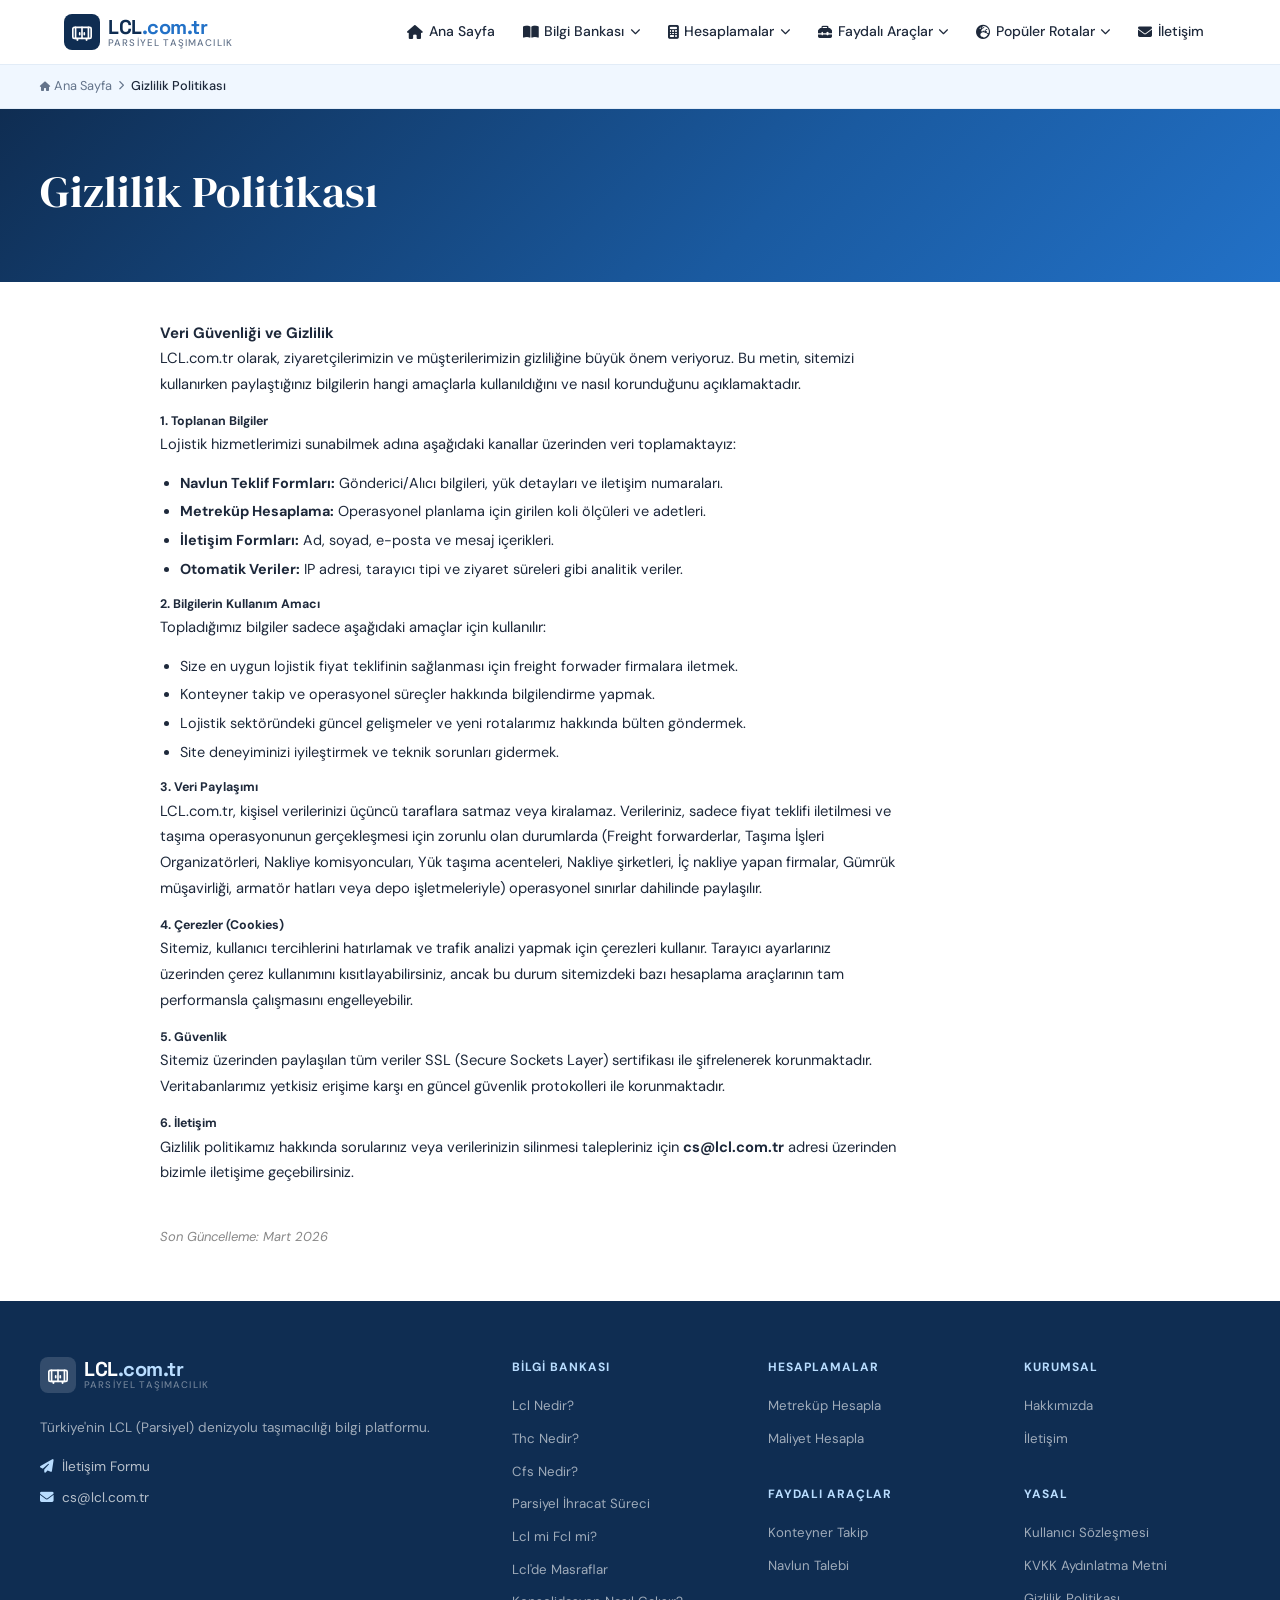
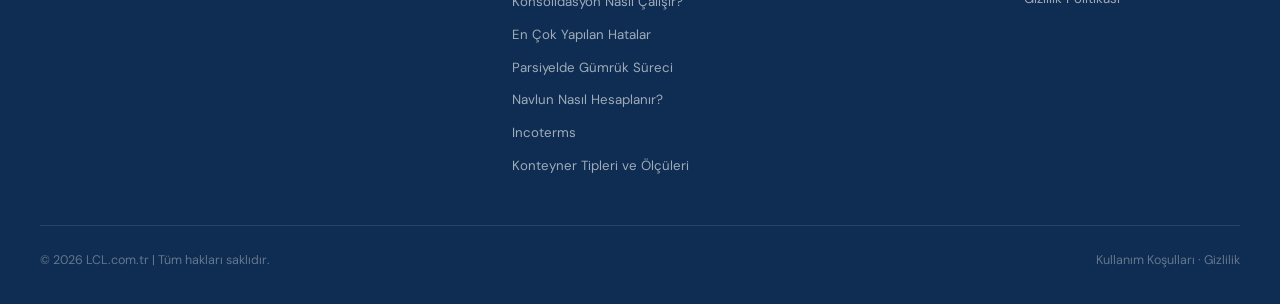
<file: gizlilik-politikasi.html>
<!DOCTYPE html>
<html lang="tr">
<head>
  <meta charset="UTF-8"/>
  <meta name="viewport" content="width=device-width, initial-scale=1.0"/>
  <title>Gizlilik Politikası | LCL.com.tr</title>
  <meta name="description" content="LCL.com.tr gizlilik politikası sayfası."/>
  <meta name="robots" content="noindex, follow"/>
  <link rel="canonical" href="https://www.lcl.com.tr/gizlilik-politikasi.html"/>
  <!-- Google Analytics -->
  <script async src="https://www.googletagmanager.com/gtag/js?id=G-P4RXY1HJ4D"></script>
  <script>window.dataLayer=window.dataLayer||[];function gtag(){dataLayer.push(arguments);}gtag('js',new Date());gtag('config','G-P4RXY1HJ4D');</script>
  <link rel="preconnect" href="https://fonts.googleapis.com" />
  <link rel="preconnect" href="https://fonts.gstatic.com" crossorigin />
  <link href="https://fonts.googleapis.com/css2?family=DM+Sans:wght@300;400;500;600&family=DM+Serif+Display:ital@0;1&family=Space+Grotesk:wght@600;700&display=swap" rel="stylesheet" />
  <link rel="stylesheet" href="https://cdnjs.cloudflare.com/ajax/libs/font-awesome/6.5.0/css/all.min.css" />
<style>
:root{--blue-50:#f0f7ff;--blue-100:#dbeeff;--blue-200:#b9ddff;--blue-500:#3b8de4;--blue-600:#2271c7;--blue-700:#1a5aa0;--navy:#0f2d52;--text:#1e293b;--muted:#64748b;--border:#e2ecf7;--white:#fff;--radius:10px}
*,*::before,*::after{box-sizing:border-box;margin:0;padding:0}
html{scroll-behavior:smooth}body{font-family:'DM Sans',sans-serif;font-size:15px;color:var(--text);background:var(--white);line-height:1.7}
a{color:var(--blue-600);text-decoration:none}a:hover{color:var(--blue-700)}
header{background:var(--white);border-bottom:1px solid var(--border);position:sticky;top:0;z-index:100}
.header-inner{max-width:1200px;margin:0 auto;padding:0 1.5rem;display:flex;align-items:center;justify-content:space-between;height:64px}
.logo{display:inline-flex;align-items:center;gap:.5rem;text-decoration:none}
.logo-icon{width:36px;height:36px;background:var(--navy);border-radius:8px;display:flex;align-items:center;justify-content:center;flex-shrink:0}
.logo-icon svg{width:22px;height:22px;fill:none;stroke:#fff;stroke-width:1.8;stroke-linecap:round;stroke-linejoin:round}
.logo-text{display:flex;flex-direction:column;line-height:1}
.logo-main{font-family:'Space Grotesk',sans-serif;font-size:1.25rem;font-weight:700;color:var(--navy);letter-spacing:-.5px}
.logo-main span{color:var(--blue-600)}
.logo-sub{font-size:.6rem;font-weight:500;letter-spacing:.12em;text-transform:uppercase;color:var(--muted);margin-top:1px}
nav.main-nav{display:flex;align-items:center;gap:.25rem}
nav.main-nav>a,nav.main-nav>.dropdown>a{font-size:.875rem;font-weight:500;color:var(--text);padding:.45rem .75rem;border-radius:6px;transition:background .15s,color .15s;display:flex;align-items:center;gap:.35rem}
nav.main-nav>a:hover,nav.main-nav>.dropdown>a:hover{background:var(--blue-50);color:var(--blue-600)}
.dropdown{position:relative}
.dropdown-menu{display:none;position:absolute;top:100%;left:0;background:var(--white);border:1px solid var(--border);border-radius:var(--radius);box-shadow:0 8px 24px rgba(0,0,0,.08);min-width:220px;padding:.5rem;padding-top:.75rem;z-index:200}
.dropdown-menu::before{content:'';position:absolute;top:-8px;left:0;right:0;height:8px}
.dropdown:hover .dropdown-menu{display:block}
.dropdown-menu a{display:block;padding:.45rem .75rem;font-size:.85rem;color:var(--text);border-radius:6px;transition:background .15s}
.dropdown-menu a:hover{background:var(--blue-50);color:var(--blue-600)}
.dropdown-menu a.active{background:var(--blue-50);color:var(--blue-600);font-weight:600}
.hamburger{display:none;background:none;border:1px solid var(--border);border-radius:6px;padding:.4rem .6rem;cursor:pointer;font-size:1.1rem;color:var(--text)}
.mobile-nav{display:none;background:var(--white);border-top:1px solid var(--border)}
.mobile-nav.open{display:block}
.mobile-nav>a{display:flex;align-items:center;gap:.6rem;padding:.8rem 1.5rem;font-size:.9rem;font-weight:500;color:var(--text);border-bottom:1px solid var(--border)}
.mobile-nav>a:hover{background:var(--blue-50);color:var(--blue-600)}
.mob-group{border-bottom:1px solid var(--border)}
.mob-group-trigger{display:flex;align-items:center;justify-content:space-between;width:100%;padding:.8rem 1.5rem;font-size:.9rem;font-weight:600;color:var(--text);background:none;border:none;cursor:pointer;text-align:left;font-family:inherit}
.mob-group-trigger:hover{background:var(--blue-50)}
.mob-group-trigger i.chevron{font-size:.7rem;color:var(--muted);transition:transform .2s}
.mob-group.open .mob-group-trigger i.chevron{transform:rotate(180deg)}
.mob-group-links{display:none;background:var(--blue-50);padding:.4rem 0}
.mob-group.open .mob-group-links{display:block}
.mob-group-links a{display:block;padding:.55rem 1.5rem .55rem 2.5rem;font-size:.85rem;color:var(--muted)}
.mob-group-links a:hover{color:var(--blue-600)}
.mob-group-links a.active{color:var(--blue-600);font-weight:600}
.breadcrumb-bar{background:var(--blue-50);border-bottom:1px solid var(--border);padding:.65rem 1.5rem}
.breadcrumb{max-width:1200px;margin:0 auto;display:flex;align-items:center;gap:.4rem;font-size:.8rem;color:var(--muted);flex-wrap:wrap}
.breadcrumb a{color:var(--muted)}.breadcrumb a:hover{color:var(--blue-600)}
.breadcrumb i{font-size:.6rem}.breadcrumb .current{color:var(--text);font-weight:500}
.page-header{background:linear-gradient(135deg,var(--navy) 0%,var(--blue-700) 60%,var(--blue-600) 100%);color:#fff;padding:3.5rem 1.5rem 3rem}
.page-header-inner{max-width:1200px;margin:0 auto}
.page-header-badge{display:inline-flex;align-items:center;gap:.4rem;background:rgba(255,255,255,.12);border:1px solid rgba(255,255,255,.2);border-radius:20px;padding:.3rem .85rem;font-size:.72rem;font-weight:600;letter-spacing:.08em;text-transform:uppercase;color:var(--blue-200);margin-bottom:1rem}
.page-header h1{font-family:'DM Serif Display',serif;font-size:clamp(1.8rem,4vw,2.8rem);font-weight:400;line-height:1.2;margin-bottom:1rem}
.page-header h1 em{font-style:italic;color:var(--blue-200)}
.page-header p{font-size:1rem;color:rgba(255,255,255,.8);max-width:680px;line-height:1.65}
.page-header-meta{display:flex;gap:1.5rem;margin-top:1.5rem;flex-wrap:wrap}
.meta-item{display:flex;align-items:center;gap:.4rem;font-size:.8rem;color:rgba(255,255,255,.6)}
.meta-item i{color:var(--blue-200)}
.page-body{max-width:1200px;margin:0 auto;padding:3rem 1.5rem}
.content-card{background:var(--white);border:1.5px solid var(--border);border-radius:var(--radius);padding:2rem;margin-bottom:1.5rem}
.content-card h2{font-family:'DM Serif Display',serif;font-size:1.5rem;font-weight:400;color:var(--navy);margin-bottom:1rem}
.content-card p{font-size:.95rem;color:var(--text);line-height:1.75;margin-bottom:.85rem}
.content-card p:last-child{margin-bottom:0}
.content-card ul{margin:.75rem 0 .75rem 1.25rem}
.content-card ul li{font-size:.9rem;color:var(--text);margin-bottom:.4rem;line-height:1.6}
.info-grid{display:grid;grid-template-columns:repeat(auto-fill,minmax(220px,1fr));gap:1rem;margin:1.5rem 0}
.info-box{background:var(--blue-50);border:1.5px solid var(--border);border-radius:var(--radius);padding:1.1rem}
.info-box h4{font-size:.875rem;font-weight:600;color:var(--navy);margin-bottom:.35rem;display:flex;align-items:center;gap:.4rem}
.info-box h4 i{color:var(--blue-500);font-size:.85rem}
.info-box p{font-size:.8rem;color:var(--muted);margin:0;line-height:1.5}
.route-table{width:100%;border-collapse:collapse;margin:1.5rem 0;font-size:.875rem}
.route-table thead tr{background:var(--navy);color:#fff}
.route-table thead th{padding:.75rem 1rem;text-align:left;font-weight:600}
.route-table thead th:first-child{border-radius:8px 0 0 0}
.route-table thead th:last-child{border-radius:0 8px 0 0}
.route-table tbody tr:nth-child(even){background:var(--blue-50)}
.route-table tbody td{padding:.65rem 1rem;border-bottom:1px solid var(--border);color:var(--text)}
.route-table tbody td:first-child{font-weight:600;color:var(--navy)}
.cta-banner{background:linear-gradient(135deg,var(--navy),var(--blue-700));border-radius:var(--radius);padding:2rem;text-align:center;color:#fff;margin:2rem 0}
.cta-banner h3{font-family:'DM Serif Display',serif;font-size:1.4rem;font-weight:400;margin-bottom:.5rem}
.cta-banner p{font-size:.9rem;color:rgba(255,255,255,.75);margin-bottom:1.25rem}
.btn{display:inline-flex;align-items:center;gap:.5rem;padding:.7rem 1.5rem;border-radius:var(--radius);font-size:.875rem;font-weight:600;cursor:pointer;border:none;transition:transform .15s,box-shadow .15s;text-decoration:none}
.btn:hover{transform:translateY(-1px);box-shadow:0 4px 12px rgba(0,0,0,.15)}
.btn-white{background:#fff;color:var(--navy)}
.legal-body {
  max-width: 800px;
  margin-right: auto;

  /* Mobil aynı kalır */
  padding: clamp(1.5rem, 3vw, 3rem) clamp(1rem, 4vw, 2rem);
}

/* Desktop / Laptop */
@media (min-width: 1024px) {
  .legal-body {
    margin-left: 8rem; /* bunu oynayabilirsin: 3rem / 5rem */
  }
}
.legal-body h2{font-family:'DM Serif Display',serif;font-size:1.4rem;font-weight:400;color:var(--navy);margin:2rem 0 .75rem}
.legal-body h2:first-child{margin-top:0}
.legal-body p{font-size:.92rem;color:var(--text);line-height:1.75;margin-bottom:.85rem}
.legal-body ul{margin:.5rem 0 .85rem 1.25rem}
.legal-body ul li{font-size:.9rem;color:var(--text);margin-bottom:.35rem;line-height:1.6}
footer{background:var(--navy);color:rgba(255,255,255,.8);padding:3.5rem 1.5rem 2rem}
.footer-grid{max-width:1200px;margin:0 auto;display:grid;grid-template-columns:2fr 1fr 1fr 1fr;gap:2.5rem;padding-bottom:2.5rem;border-bottom:1px solid rgba(255,255,255,.1)}
footer .logo-icon{background:rgba(255,255,255,0.15)}
footer .logo-main{color:#fff}
footer .logo-main span{color:var(--blue-200)}
footer .logo-sub{color:rgba(255,255,255,0.4)}
.footer-about p{font-size:.85rem;line-height:1.65;color:rgba(255,255,255,.6);margin:.75rem 0 1rem}
.footer-contact a{display:flex;align-items:center;gap:.5rem;font-size:.85rem;color:rgba(255,255,255,.7);margin-bottom:.5rem}
.footer-contact a:hover{color:#fff}
.footer-contact i{color:var(--blue-200);width:14px}
.footer-col h4{font-size:.75rem;font-weight:700;letter-spacing:.08em;text-transform:uppercase;color:var(--blue-200);margin-bottom:1rem}
.footer-col ul{list-style:none}
.footer-col ul li{margin-bottom:.45rem}
.footer-col ul li a{font-size:.83rem;color:rgba(255,255,255,.6)}
.footer-col ul li a:hover{color:#fff}
.footer-bottom{max-width:1200px;margin:1.5rem auto 0;font-size:.78rem;color:rgba(255,255,255,.35);display:flex;align-items:center;justify-content:space-between;flex-wrap:wrap;gap:.5rem}
@media(max-width:900px){nav.main-nav{display:none}.hamburger{display:block}.footer-grid{grid-template-columns:1fr 1fr}}
@media(max-width:600px){.footer-grid{grid-template-columns:1fr}.footer-bottom{flex-direction:column;text-align:center}.info-grid{grid-template-columns:1fr}}
</style>
</head>
<body>
<header>
  <div class="header-inner">
    <a href="https://www.lcl.com.tr/index.html" class="logo">
      <div class="logo-icon"><svg viewBox="0 0 24 24"><rect x="2" y="7" width="20" height="12" rx="1.5"/><line x1="12" y1="7" x2="12" y2="19"/><line x1="9.5" y1="13" x2="9.5" y2="15"/><line x1="14.5" y1="13" x2="14.5" y2="15"/><line x1="5" y1="7" x2="5" y2="19"/><line x1="19" y1="7" x2="19" y2="19"/><circle cx="7" cy="20.5" r="1.2" fill="white" stroke="white" stroke-width="0"/><circle cx="17" cy="20.5" r="1.2" fill="white" stroke="white" stroke-width="0"/></svg></div>
      <div class="logo-text"><span class="logo-main">LCL<span>.com.tr</span></span><span class="logo-sub">Parsiyel Taşımacılık</span></div>
    </a>
    <nav class="main-nav">
      <a href="https://www.lcl.com.tr/index.html"><i class="fa-solid fa-house"></i> Ana Sayfa</a>
      <div class="dropdown">
        <a href="javascript:void(0)"><i class="fa-solid fa-book-open"></i> Bilgi Bankası <i class="fa-solid fa-chevron-down" style="font-size:.65rem"></i></a>
        <div class="dropdown-menu"><a href="https://www.lcl.com.tr/lcl-nedir.html"><i class="fa-solid fa-circle-info" style="width:16px;color:var(--blue-500)"></i> Lcl Nedir?</a>
<a href="https://www.lcl.com.tr/thc-nedir.html"><i class="fa-solid fa-terminal" style="width:16px;color:var(--blue-500)"></i> Thc Nedir?</a>
<a href="https://www.lcl.com.tr/cfs-nedir.html"><i class="fa-solid fa-warehouse" style="width:16px;color:var(--blue-500)"></i> Cfs Nedir?</a>
<a href="https://www.lcl.com.tr/parsiyel-ihracat-sureci.html"><i class="fa-solid fa-ship" style="width:16px;color:var(--blue-500)"></i> Parsiyel İhracat Süreci</a>
<a href="https://www.lcl.com.tr/lcl-mi-fcl-mi.html"><i class="fa-solid fa-scale-balanced" style="width:16px;color:var(--blue-500)"></i> Lcl mi Fcl mi?</a>
<a href="https://www.lcl.com.tr/lcl-de-masraflar.html"><i class="fa-solid fa-coins" style="width:16px;color:var(--blue-500)"></i> Lcl'de Masraflar</a>
<a href="https://www.lcl.com.tr/konsolidasyon-nasil-calisir.html"><i class="fa-solid fa-boxes-stacked" style="width:16px;color:var(--blue-500)"></i> Konsolidasyon Nasıl Çalışır?</a>
<a href="https://www.lcl.com.tr/en-cok-yapilan-hatalar.html"><i class="fa-solid fa-triangle-exclamation" style="width:16px;color:var(--blue-500)"></i> En Çok Yapılan Hatalar</a>
<a href="https://www.lcl.com.tr/parsiyelde-gumruk-sureci.html"><i class="fa-solid fa-passport" style="width:16px;color:var(--blue-500)"></i> Parsiyelde Gümrük Süreci</a>
<a href="https://www.lcl.com.tr/navlun-nasil-hesaplanir.html"><i class="fa-solid fa-calculator" style="width:16px;color:var(--blue-500)"></i> Navlun Nasıl Hesaplanır?</a>
<a href="https://www.lcl.com.tr/incoterms.html"><i class="fa-solid fa-file-contract" style="width:16px;color:var(--blue-500)"></i> Incoterms</a>
<a href="https://www.lcl.com.tr/konteyner-tipleri-ve-olculeri.html"><i class="fa-solid fa-cube" style="width:16px;color:var(--blue-500)"></i> Konteyner Tipleri ve Ölçüleri</a>
</div>
      </div>
      <div class="dropdown">
        <a href="javascript:void(0)"><i class="fa-solid fa-calculator"></i> Hesaplamalar <i class="fa-solid fa-chevron-down" style="font-size:.65rem"></i></a>
        <div class="dropdown-menu">
          <a href="https://www.lcl.com.tr/metrekup-hesapla.html"><i class="fa-solid fa-ruler-combined" style="width:16px;color:var(--blue-500)"></i> Metreküp Hesapla</a>
          <a href="https://www.lcl.com.tr/maliyet-hesapla.html"><i class="fa-solid fa-money-bill-trend-up" style="width:16px;color:var(--blue-500)"></i> Maliyet Hesapla</a>
        </div>
      </div>
      <div class="dropdown">
        <a href="javascript:void(0)"><i class="fa-solid fa-toolbox"></i> Faydalı Araçlar <i class="fa-solid fa-chevron-down" style="font-size:.65rem"></i></a>
        <div class="dropdown-menu">
          <a href="https://www.lcl.com.tr/konteyner-takip.html"><i class="fa-solid fa-location-dot" style="width:16px;color:var(--blue-500)"></i> Konteyner Takip</a>
          <a href="https://www.lcl.com.tr/index.html#talep"><i class="fa-solid fa-paper-plane" style="width:16px;color:var(--blue-500)"></i> Navlun Talebi</a>
        </div>
      </div>
      <div class="dropdown">
        <a href="javascript:void(0)"><i class="fa-solid fa-earth-europe"></i> Popüler Rotalar <i class="fa-solid fa-chevron-down" style="font-size:.65rem"></i></a>
        <div class="dropdown-menu"><a href="https://www.lcl.com.tr/abd-ithalat-ihracat.html">ABD</a>
<a href="https://www.lcl.com.tr/almanya-ithalat-ihracat.html">Almanya</a>
<a href="https://www.lcl.com.tr/bae-ithalat-ihracat.html">Birleşik Arap Emirlikleri</a>
<a href="https://www.lcl.com.tr/cezayir-ithalat-ihracat.html">Cezayir</a>
<a href="https://www.lcl.com.tr/cin-ithalat-ihracat.html">Çin</a>
<a href="https://www.lcl.com.tr/fas-ithalat-ihracat.html">Fas</a>
<a href="https://www.lcl.com.tr/hindistan-ithalat-ihracat.html">Hindistan</a>
<a href="https://www.lcl.com.tr/ingiltere-ithalat-ihracat.html">İngiltere</a>
<a href="https://www.lcl.com.tr/ispanya-ithalat-ihracat.html">İspanya</a>
<a href="https://www.lcl.com.tr/misir-ithalat-ihracat.html">Mısır</a>
<a href="https://www.lcl.com.tr/rusya-ithalat-ihracat.html">Rusya</a>
<a href="https://www.lcl.com.tr/tunus-ithalat-ihracat.html">Tunus</a></div>
      </div>
      <a href="https://www.lcl.com.tr/contact-us.php"><i class="fa-solid fa-envelope"></i> İletişim</a>
    </nav>
    <button class="hamburger" onclick="toggleMenu()"><i class="fa-solid fa-bars"></i></button>
  </div>
  <div class="mobile-nav" id="mobileNav">
    <a href="https://www.lcl.com.tr/index.html"><i class="fa-solid fa-house" style="color:var(--blue-500)"></i> Ana Sayfa</a>
    <a href="https://www.lcl.com.tr/contact-us.php"><i class="fa-solid fa-envelope" style="color:var(--blue-500)"></i> İletişim</a>
    <div class="mob-group">
      <button class="mob-group-trigger" onclick="toggleGroup(this)"><span><i class="fa-solid fa-book-open" style="color:var(--blue-500);margin-right:.5rem"></i> Bilgi Bankası</span><i class="fa-solid fa-chevron-down chevron"></i></button>
      <div class="mob-group-links"><a href="https://www.lcl.com.tr/lcl-nedir.html">Lcl Nedir?</a><a href="https://www.lcl.com.tr/thc-nedir.html">Thc Nedir?</a><a href="https://www.lcl.com.tr/cfs-nedir.html">Cfs Nedir?</a><a href="https://www.lcl.com.tr/parsiyel-ihracat-sureci.html">Parsiyel İhracat Süreci</a><a href="https://www.lcl.com.tr/lcl-mi-fcl-mi.html">Lcl mi Fcl mi?</a><a href="https://www.lcl.com.tr/lcl-de-masraflar.html">Lcl'de Masraflar</a><a href="https://www.lcl.com.tr/konsolidasyon-nasil-calisir.html">Konsolidasyon Nasıl Çalışır?</a><a href="https://www.lcl.com.tr/en-cok-yapilan-hatalar.html">En Çok Yapılan Hatalar</a><a href="https://www.lcl.com.tr/parsiyelde-gumruk-sureci.html">Parsiyelde Gümrük Süreci</a><a href="https://www.lcl.com.tr/navlun-nasil-hesaplanir.html">Navlun Nasıl Hesaplanır?</a><a href="https://www.lcl.com.tr/incoterms.html">Incoterms</a><a href="https://www.lcl.com.tr/konteyner-tipleri-ve-olculeri.html">Konteyner Tipleri ve Ölçüleri</a></div>
    </div>
    <div class="mob-group">
      <button class="mob-group-trigger" onclick="toggleGroup(this)"><span><i class="fa-solid fa-calculator" style="color:var(--blue-500);margin-right:.5rem"></i> Hesaplamalar</span><i class="fa-solid fa-chevron-down chevron"></i></button>
      <div class="mob-group-links"><a href="https://www.lcl.com.tr/metrekup-hesapla.html">Metreküp Hesapla</a><a href="https://www.lcl.com.tr/maliyet-hesapla.html">Maliyet Hesapla</a></div>
    </div>
    <div class="mob-group">
      <button class="mob-group-trigger" onclick="toggleGroup(this)"><span><i class="fa-solid fa-toolbox" style="color:var(--blue-500);margin-right:.5rem"></i> Faydalı Araçlar</span><i class="fa-solid fa-chevron-down chevron"></i></button>
      <div class="mob-group-links"><a href="https://www.lcl.com.tr/konteyner-takip.html">Konteyner Takip</a><a href="https://www.lcl.com.tr/index.html#talep">Navlun Talebi</a></div>
    </div>
    <div class="mob-group">
      <button class="mob-group-trigger" onclick="toggleGroup(this)"><span><i class="fa-solid fa-earth-europe" style="color:var(--blue-500);margin-right:.5rem"></i> Popüler Rotalar</span><i class="fa-solid fa-chevron-down chevron"></i></button>
      <div class="mob-group-links"><a href="https://www.lcl.com.tr/abd-ithalat-ihracat.html">ABD</a>
<a href="https://www.lcl.com.tr/almanya-ithalat-ihracat.html">Almanya</a>
<a href="https://www.lcl.com.tr/bae-ithalat-ihracat.html">Birleşik Arap Emirlikleri</a>
<a href="https://www.lcl.com.tr/cezayir-ithalat-ihracat.html">Cezayir</a>
<a href="https://www.lcl.com.tr/cin-ithalat-ihracat.html">Çin</a>
<a href="https://www.lcl.com.tr/fas-ithalat-ihracat.html">Fas</a>
<a href="https://www.lcl.com.tr/hindistan-ithalat-ihracat.html">Hindistan</a>
<a href="https://www.lcl.com.tr/ingiltere-ithalat-ihracat.html">İngiltere</a>
<a href="https://www.lcl.com.tr/ispanya-ithalat-ihracat.html">İspanya</a>
<a href="https://www.lcl.com.tr/misir-ithalat-ihracat.html">Mısır</a>
<a href="https://www.lcl.com.tr/rusya-ithalat-ihracat.html">Rusya</a>
<a href="https://www.lcl.com.tr/tunus-ithalat-ihracat.html">Tunus</a></div>
    </div>
  </div>
</header>
<div class="breadcrumb-bar">
  <nav class="breadcrumb">
    <a href="https://www.lcl.com.tr/index.html"><i class="fa-solid fa-house"></i> Ana Sayfa</a>
    <i class="fa-solid fa-chevron-right"></i>
    <span class="current">Gizlilik Politikası</span>
  </nav>
</div>
<section class="page-header">
  <div class="page-header-inner">
    <h1>Gizlilik Politikası</h1>
  </div>
</section>
<div class="legal-body">
    <h4>Veri Güvenliği ve Gizlilik</h4>
    <p>LCL.com.tr olarak, ziyaretçilerimizin ve müşterilerimizin gizliliğine büyük önem veriyoruz. Bu metin, sitemizi kullanırken paylaştığınız bilgilerin hangi amaçlarla kullanıldığını ve nasıl korunduğunu açıklamaktadır.</p>

    <h5>1. Toplanan Bilgiler</h5>
    <p>Lojistik hizmetlerimizi sunabilmek adına aşağıdaki kanallar üzerinden veri toplamaktayız:</p>
    <ul>
        <li><strong>Navlun Teklif Formları:</strong> Gönderici/Alıcı bilgileri, yük detayları ve iletişim numaraları.</li>
        <li><strong>Metreküp Hesaplama:</strong> Operasyonel planlama için girilen koli ölçüleri ve adetleri.</li>
        <li><strong>İletişim Formları:</strong> Ad, soyad, e-posta ve mesaj içerikleri.</li>
        <li><strong>Otomatik Veriler:</strong> IP adresi, tarayıcı tipi ve ziyaret süreleri gibi analitik veriler.</li>
    </ul>

    <h5>2. Bilgilerin Kullanım Amacı</h5>
    <p>Topladığımız bilgiler sadece aşağıdaki amaçlar için kullanılır:</p>
    <ul>
        <li>Size en uygun lojistik fiyat teklifinin sağlanması için freight forwader firmalara iletmek.</li>
        <li>Konteyner takip ve operasyonel süreçler hakkında bilgilendirme yapmak.</li>
        <li>Lojistik sektöründeki güncel gelişmeler ve yeni rotalarımız hakkında bülten göndermek.</li>
        <li>Site deneyiminizi iyileştirmek ve teknik sorunları gidermek.</li>
    </ul>

    <h5>3. Veri Paylaşımı</h5>
    <p>LCL.com.tr, kişisel verilerinizi üçüncü taraflara satmaz veya kiralamaz. Verileriniz, sadece fiyat teklifi iletilmesi ve taşıma operasyonunun gerçekleşmesi için zorunlu olan durumlarda (Freight forwarderlar, Taşıma İşleri Organizatörleri, Nakliye komisyoncuları, Yük taşıma acenteleri, Nakliye şirketleri, İç nakliye yapan firmalar, Gümrük müşavirliği, armatör hatları veya depo işletmeleriyle) operasyonel sınırlar dahilinde paylaşılır.</p>

    <h5>4. Çerezler (Cookies)</h5>
    <p>Sitemiz, kullanıcı tercihlerini hatırlamak ve trafik analizi yapmak için çerezleri kullanır. Tarayıcı ayarlarınız üzerinden çerez kullanımını kısıtlayabilirsiniz, ancak bu durum sitemizdeki bazı hesaplama araçlarının tam performansla çalışmasını engelleyebilir.</p>

    <h5>5. Güvenlik</h5>
    <p>Sitemiz üzerinden paylaşılan tüm veriler SSL (Secure Sockets Layer) sertifikası ile şifrelenerek korunmaktadır. Veritabanlarımız yetkisiz erişime karşı en güncel güvenlik protokolleri ile korunmaktadır.</p>

    <h5>6. İletişim</h5>
    <p>Gizlilik politikamız hakkında sorularınız veya verilerinizin silinmesi talepleriniz için <strong>cs@lcl.com.tr</strong> adresi üzerinden bizimle iletişime geçebilirsiniz.</p>

    <p style="margin-top: 40px; font-size: 13px; font-style: italic; color: #888;">Son Güncelleme: Mart 2026</p>

</div>
<footer>
  <div class="footer-grid">
    <div class="footer-about">
      <a href="https://www.lcl.com.tr/index.html" class="logo" style="margin-bottom:.75rem">
        <div class="logo-icon"><svg viewBox="0 0 24 24"><rect x="2" y="7" width="20" height="12" rx="1.5"/><line x1="12" y1="7" x2="12" y2="19"/><line x1="9.5" y1="13" x2="9.5" y2="15"/><line x1="14.5" y1="13" x2="14.5" y2="15"/><line x1="5" y1="7" x2="5" y2="19"/><line x1="19" y1="7" x2="19" y2="19"/><circle cx="7" cy="20.5" r="1.2" fill="white" stroke="white" stroke-width="0"/><circle cx="17" cy="20.5" r="1.2" fill="white" stroke="white" stroke-width="0"/></svg></div>
        <div class="logo-text"><span class="logo-main">LCL<span>.com.tr</span></span><span class="logo-sub">Parsiyel Taşımacılık</span></div>
      </a>
      <p>Türkiye'nin LCL (Parsiyel) denizyolu taşımacılığı bilgi platformu.</p>
      <div class="footer-contact">
        <a href="https://www.lcl.com.tr/contact-us.php"><i class="fa-solid fa-paper-plane"></i> İletişim Formu</a>
        <a href="mailto:cs@lcl.com.tr"><i class="fa-solid fa-envelope"></i> cs@lcl.com.tr</a>
      </div>
    </div>
    <div class="footer-col">
      <h4>Bilgi Bankası</h4>
      <ul><li><a href='https://www.lcl.com.tr/lcl-nedir.html'>Lcl Nedir?</a></li><li><a href='https://www.lcl.com.tr/thc-nedir.html'>Thc Nedir?</a></li><li><a href='https://www.lcl.com.tr/cfs-nedir.html'>Cfs Nedir?</a></li><li><a href='https://www.lcl.com.tr/parsiyel-ihracat-sureci.html'>Parsiyel İhracat Süreci</a></li><li><a href='https://www.lcl.com.tr/lcl-mi-fcl-mi.html'>Lcl mi Fcl mi?</a></li><li><a href='https://www.lcl.com.tr/lcl-de-masraflar.html'>Lcl'de Masraflar</a></li><li><a href='https://www.lcl.com.tr/konsolidasyon-nasil-calisir.html'>Konsolidasyon Nasıl Çalışır?</a></li><li><a href='https://www.lcl.com.tr/en-cok-yapilan-hatalar.html'>En Çok Yapılan Hatalar</a></li><li><a href='https://www.lcl.com.tr/parsiyelde-gumruk-sureci.html'>Parsiyelde Gümrük Süreci</a></li><li><a href='https://www.lcl.com.tr/navlun-nasil-hesaplanir.html'>Navlun Nasıl Hesaplanır?</a></li><li><a href='https://www.lcl.com.tr/incoterms.html'>Incoterms</a></li><li><a href='https://www.lcl.com.tr/konteyner-tipleri-ve-olculeri.html'>Konteyner Tipleri ve Ölçüleri</a></li></ul>
    </div>
    <div class="footer-col">
      <h4>Hesaplamalar</h4>
      <ul><li><a href="https://www.lcl.com.tr/metrekup-hesapla.html">Metreküp Hesapla</a></li><li><a href="https://www.lcl.com.tr/maliyet-hesapla.html">Maliyet Hesapla</a></li></ul>
      <br/><h4>Faydalı Araçlar</h4>
      <ul><li><a href="https://www.lcl.com.tr/konteyner-takip.html">Konteyner Takip</a></li><li><a href="https://www.lcl.com.tr/index.html#talep">Navlun Talebi</a></li></ul>
    </div>
    <div class="footer-col">
      <h4>Kurumsal</h4>
      <ul>
        <li><a href="https://www.lcl.com.tr/hakkimizda.html">Hakkımızda</a></li>
        <li><a href="https://www.lcl.com.tr/contact-us.php">İletişim</a></li>
      </ul>
      <br>
      <h4>Yasal</h4>
      <ul>
        <li><a href="https://www.lcl.com.tr/kullanim-kosullari.html">Kullanıcı Sözleşmesi</a></li>
        <li><a href="https://www.lcl.com.tr/kvkk.html">KVKK Aydınlatma Metni</a></li>
        <li><a href="https://www.lcl.com.tr/gizlilik-politikasi.html">Gizlilik Politikası</a></li>
      </ul>
    </div>
  </div>
  <div class="footer-bottom">
    <span>© 2026 LCL.com.tr | Tüm hakları saklıdır.</span>
    <span><a href="https://www.lcl.com.tr/kullanim-kosullari.html" style="color:rgba(255,255,255,.35)">Kullanım Koşulları</a> · <a href="https://www.lcl.com.tr/gizlilik-politikasi.html" style="color:rgba(255,255,255,.35)">Gizlilik</a></span>
  </div>
</footer>
<script>
  function toggleMenu(){var n=document.getElementById('mobileNav'),i=document.querySelector('.hamburger i');n.classList.toggle('open');i.className=n.classList.contains('open')?'fa-solid fa-xmark':'fa-solid fa-bars';}
  function toggleGroup(b){var g=b.closest('.mob-group'),o=g.classList.contains('open');document.querySelectorAll('.mob-group').forEach(x=>x.classList.remove('open'));if(!o)g.classList.add('open');}
</script>
</body>
</html>
</file>
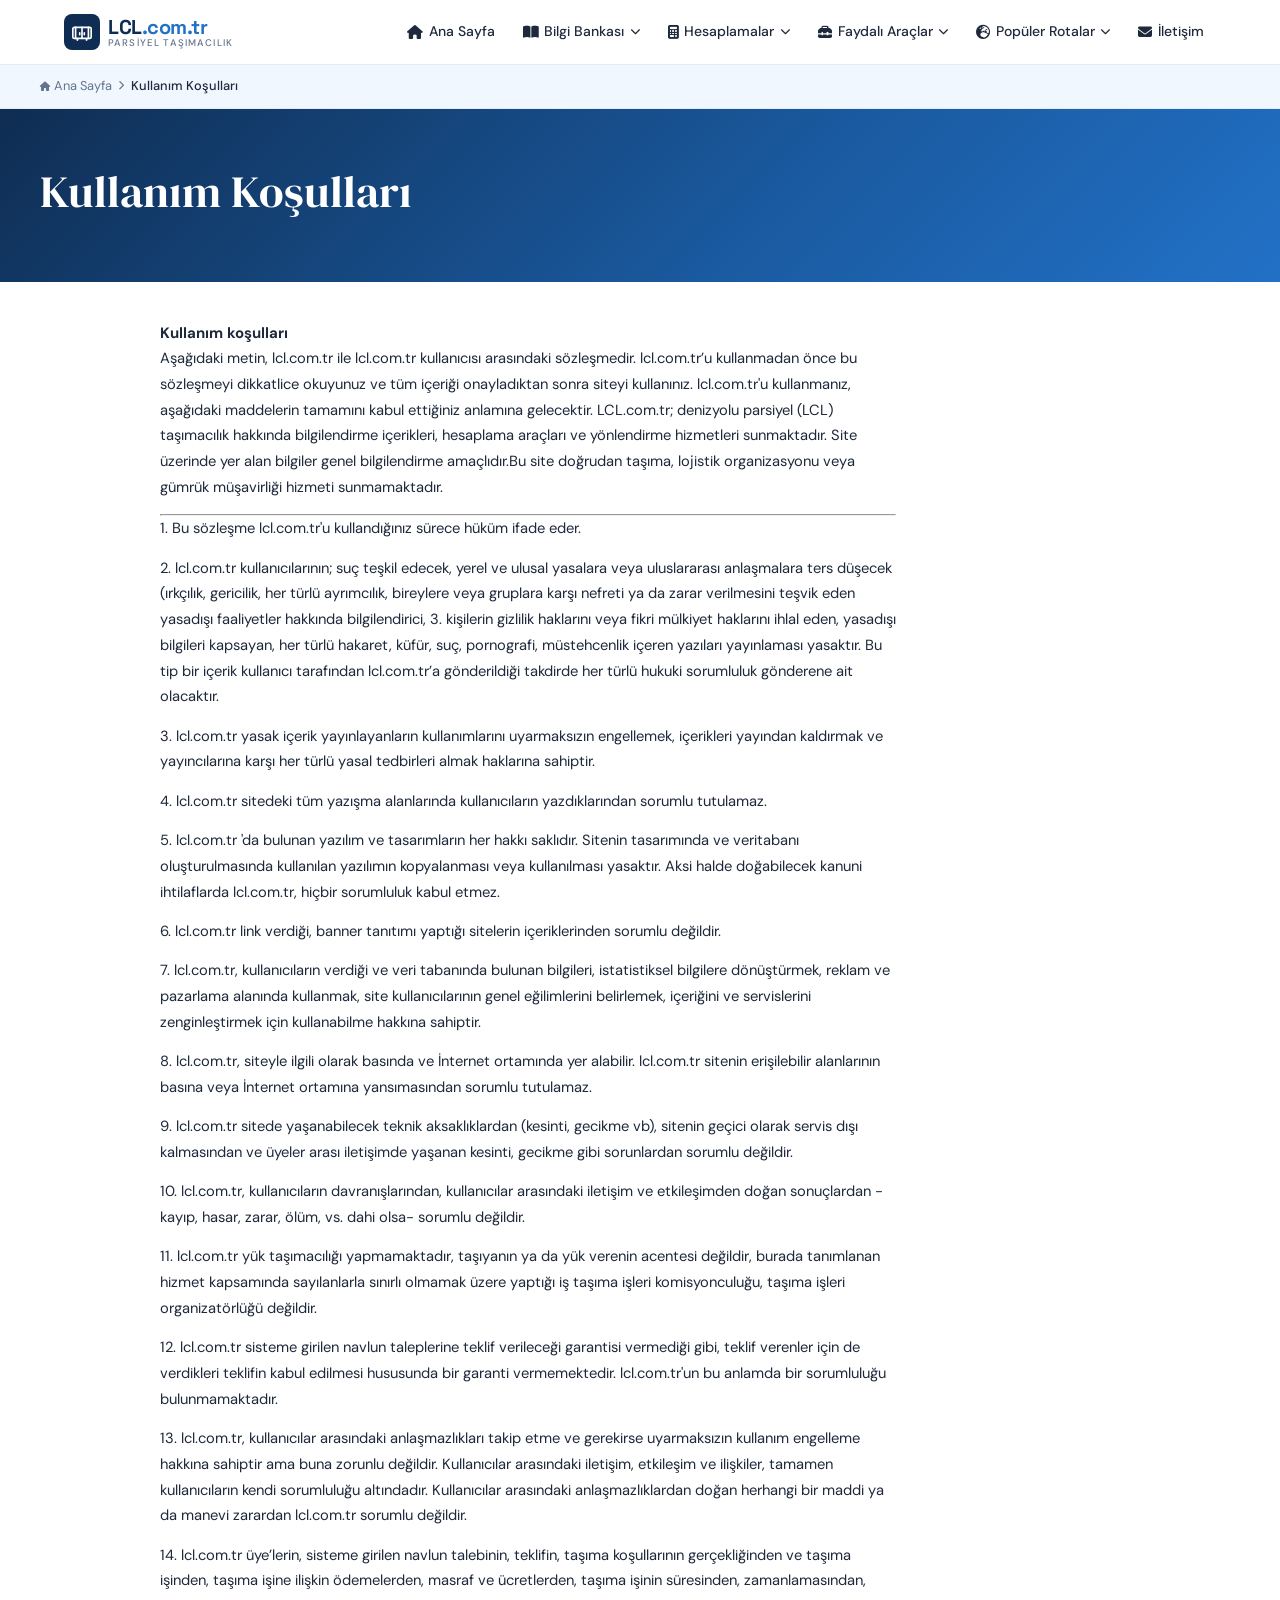
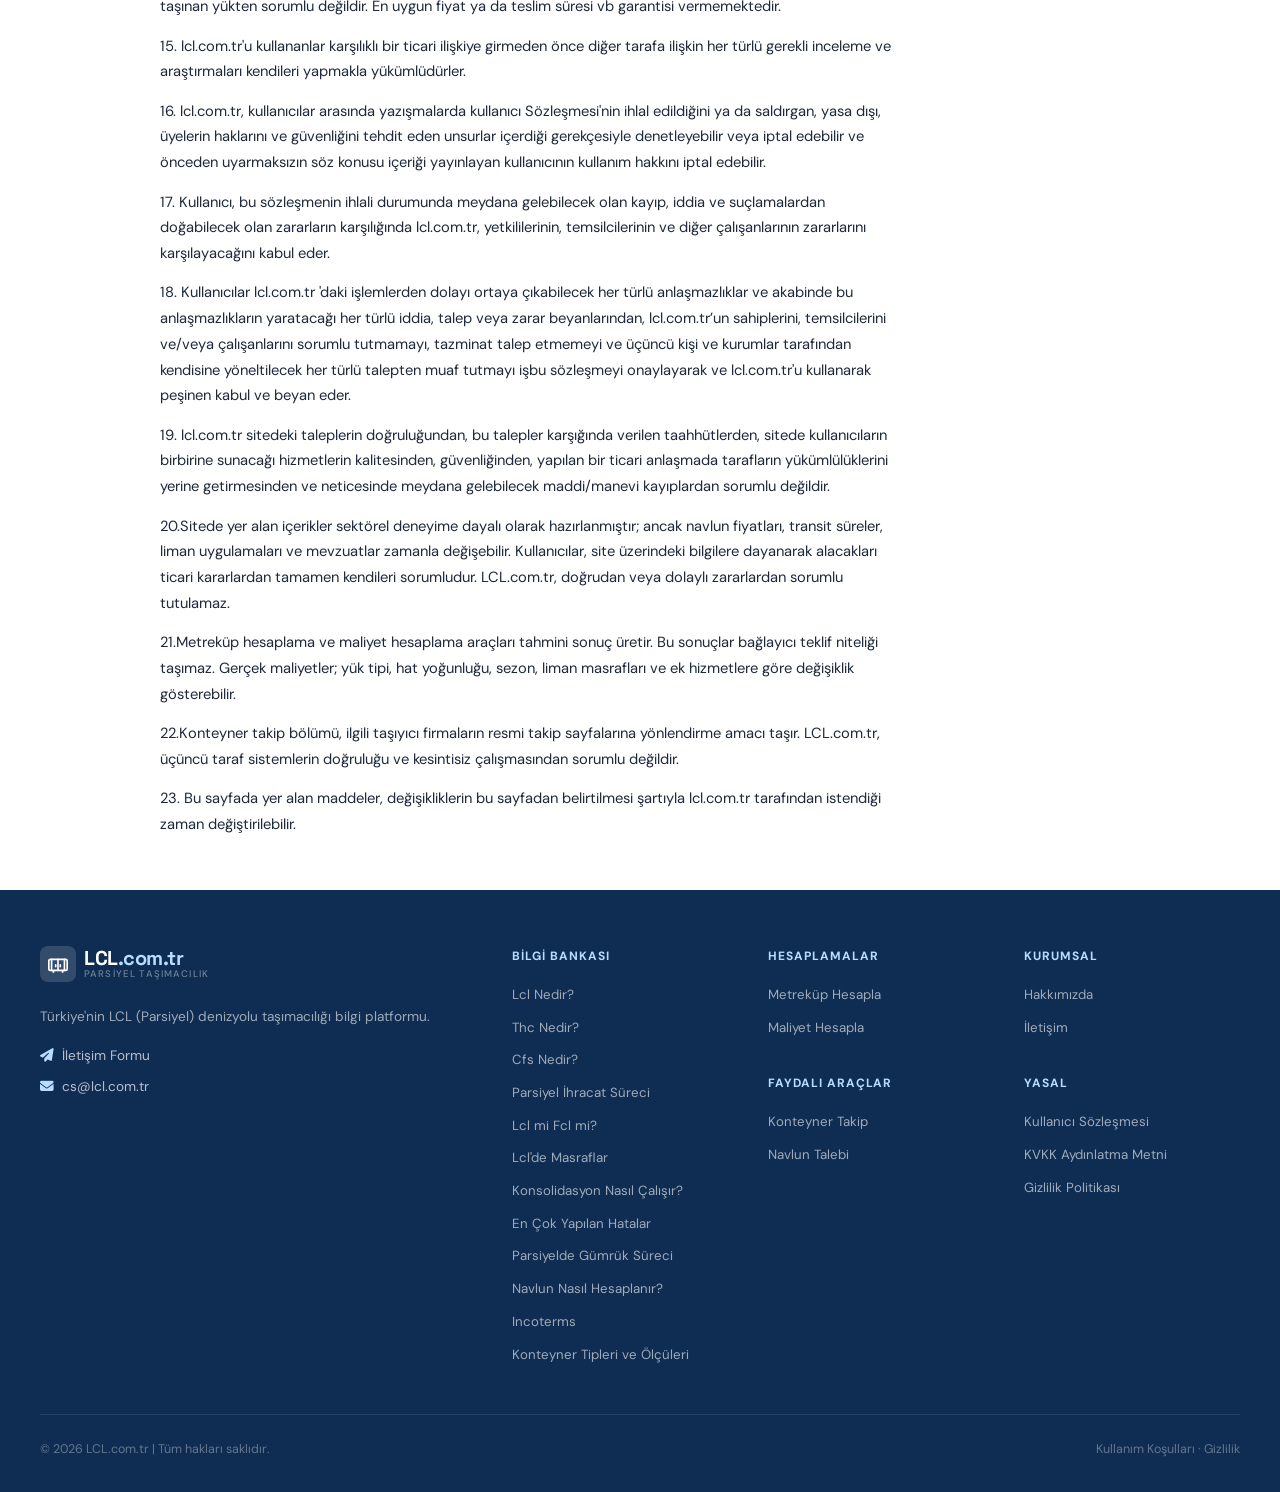
<file: kullanim-kosullari.html>
<!DOCTYPE html>
<html lang="tr">
<head>
  <meta charset="UTF-8"/>
  <meta name="viewport" content="width=device-width, initial-scale=1.0"/>
  <title>Kullanım Koşulları | LCL.com.tr</title>
  <meta name="description" content="LCL.com.tr kullanım koşulları sayfası."/>
  <meta name="robots" content="noindex, follow"/>
  <link rel="canonical" href="https://www.lcl.com.tr/kullanim-kosullari.html"/>
  <!-- Google Analytics -->
  <script async src="https://www.googletagmanager.com/gtag/js?id=G-P4RXY1HJ4D"></script>
  <script>window.dataLayer=window.dataLayer||[];function gtag(){dataLayer.push(arguments);}gtag('js',new Date());gtag('config','G-P4RXY1HJ4D');</script>
  <link rel="preconnect" href="https://fonts.googleapis.com" />
  <link rel="preconnect" href="https://fonts.gstatic.com" crossorigin />
  <link href="https://fonts.googleapis.com/css2?family=DM+Sans:wght@300;400;500;600&family=DM+Serif+Display:ital@0;1&family=Space+Grotesk:wght@600;700&display=swap" rel="stylesheet" />
  <link rel="stylesheet" href="https://cdnjs.cloudflare.com/ajax/libs/font-awesome/6.5.0/css/all.min.css" />
<style>
:root{--blue-50:#f0f7ff;--blue-100:#dbeeff;--blue-200:#b9ddff;--blue-500:#3b8de4;--blue-600:#2271c7;--blue-700:#1a5aa0;--navy:#0f2d52;--text:#1e293b;--muted:#64748b;--border:#e2ecf7;--white:#fff;--radius:10px}
*,*::before,*::after{box-sizing:border-box;margin:0;padding:0}
html{scroll-behavior:smooth}body{font-family:'DM Sans',sans-serif;font-size:15px;color:var(--text);background:var(--white);line-height:1.7}
a{color:var(--blue-600);text-decoration:none}a:hover{color:var(--blue-700)}
header{background:var(--white);border-bottom:1px solid var(--border);position:sticky;top:0;z-index:100}
.header-inner{max-width:1200px;margin:0 auto;padding:0 1.5rem;display:flex;align-items:center;justify-content:space-between;height:64px}
.logo{display:inline-flex;align-items:center;gap:.5rem;text-decoration:none}
.logo-icon{width:36px;height:36px;background:var(--navy);border-radius:8px;display:flex;align-items:center;justify-content:center;flex-shrink:0}
.logo-icon svg{width:22px;height:22px;fill:none;stroke:#fff;stroke-width:1.8;stroke-linecap:round;stroke-linejoin:round}
.logo-text{display:flex;flex-direction:column;line-height:1}
.logo-main{font-family:'Space Grotesk',sans-serif;font-size:1.25rem;font-weight:700;color:var(--navy);letter-spacing:-.5px}
.logo-main span{color:var(--blue-600)}
.logo-sub{font-size:.6rem;font-weight:500;letter-spacing:.12em;text-transform:uppercase;color:var(--muted);margin-top:1px}
nav.main-nav{display:flex;align-items:center;gap:.25rem}
nav.main-nav>a,nav.main-nav>.dropdown>a{font-size:.875rem;font-weight:500;color:var(--text);padding:.45rem .75rem;border-radius:6px;transition:background .15s,color .15s;display:flex;align-items:center;gap:.35rem}
nav.main-nav>a:hover,nav.main-nav>.dropdown>a:hover{background:var(--blue-50);color:var(--blue-600)}
.dropdown{position:relative}
.dropdown-menu{display:none;position:absolute;top:100%;left:0;background:var(--white);border:1px solid var(--border);border-radius:var(--radius);box-shadow:0 8px 24px rgba(0,0,0,.08);min-width:220px;padding:.5rem;padding-top:.75rem;z-index:200}
.dropdown-menu::before{content:'';position:absolute;top:-8px;left:0;right:0;height:8px}
.dropdown:hover .dropdown-menu{display:block}
.dropdown-menu a{display:block;padding:.45rem .75rem;font-size:.85rem;color:var(--text);border-radius:6px;transition:background .15s}
.dropdown-menu a:hover{background:var(--blue-50);color:var(--blue-600)}
.dropdown-menu a.active{background:var(--blue-50);color:var(--blue-600);font-weight:600}
.hamburger{display:none;background:none;border:1px solid var(--border);border-radius:6px;padding:.4rem .6rem;cursor:pointer;font-size:1.1rem;color:var(--text)}
.mobile-nav{display:none;background:var(--white);border-top:1px solid var(--border)}
.mobile-nav.open{display:block}
.mobile-nav>a{display:flex;align-items:center;gap:.6rem;padding:.8rem 1.5rem;font-size:.9rem;font-weight:500;color:var(--text);border-bottom:1px solid var(--border)}
.mobile-nav>a:hover{background:var(--blue-50);color:var(--blue-600)}
.mob-group{border-bottom:1px solid var(--border)}
.mob-group-trigger{display:flex;align-items:center;justify-content:space-between;width:100%;padding:.8rem 1.5rem;font-size:.9rem;font-weight:600;color:var(--text);background:none;border:none;cursor:pointer;text-align:left;font-family:inherit}
.mob-group-trigger:hover{background:var(--blue-50)}
.mob-group-trigger i.chevron{font-size:.7rem;color:var(--muted);transition:transform .2s}
.mob-group.open .mob-group-trigger i.chevron{transform:rotate(180deg)}
.mob-group-links{display:none;background:var(--blue-50);padding:.4rem 0}
.mob-group.open .mob-group-links{display:block}
.mob-group-links a{display:block;padding:.55rem 1.5rem .55rem 2.5rem;font-size:.85rem;color:var(--muted)}
.mob-group-links a:hover{color:var(--blue-600)}
.mob-group-links a.active{color:var(--blue-600);font-weight:600}
.breadcrumb-bar{background:var(--blue-50);border-bottom:1px solid var(--border);padding:.65rem 1.5rem}
.breadcrumb{max-width:1200px;margin:0 auto;display:flex;align-items:center;gap:.4rem;font-size:.8rem;color:var(--muted);flex-wrap:wrap}
.breadcrumb a{color:var(--muted)}.breadcrumb a:hover{color:var(--blue-600)}
.breadcrumb i{font-size:.6rem}.breadcrumb .current{color:var(--text);font-weight:500}
.page-header{background:linear-gradient(135deg,var(--navy) 0%,var(--blue-700) 60%,var(--blue-600) 100%);color:#fff;padding:3.5rem 1.5rem 3rem}
.page-header-inner{max-width:1200px;margin:0 auto}
.page-header-badge{display:inline-flex;align-items:center;gap:.4rem;background:rgba(255,255,255,.12);border:1px solid rgba(255,255,255,.2);border-radius:20px;padding:.3rem .85rem;font-size:.72rem;font-weight:600;letter-spacing:.08em;text-transform:uppercase;color:var(--blue-200);margin-bottom:1rem}
.page-header h1{font-family:'DM Serif Display',serif;font-size:clamp(1.8rem,4vw,2.8rem);font-weight:400;line-height:1.2;margin-bottom:1rem}
.page-header h1 em{font-style:italic;color:var(--blue-200)}
.page-header p{font-size:1rem;color:rgba(255,255,255,.8);max-width:680px;line-height:1.65}
.page-header-meta{display:flex;gap:1.5rem;margin-top:1.5rem;flex-wrap:wrap}
.meta-item{display:flex;align-items:center;gap:.4rem;font-size:.8rem;color:rgba(255,255,255,.6)}
.meta-item i{color:var(--blue-200)}
.page-body{max-width:1200px;margin:0 auto;padding:3rem 1.5rem}
.content-card{background:var(--white);border:1.5px solid var(--border);border-radius:var(--radius);padding:2rem;margin-bottom:1.5rem}
.content-card h2{font-family:'DM Serif Display',serif;font-size:1.5rem;font-weight:400;color:var(--navy);margin-bottom:1rem}
.content-card p{font-size:.95rem;color:var(--text);line-height:1.75;margin-bottom:.85rem}
.content-card p:last-child{margin-bottom:0}
.content-card ul{margin:.75rem 0 .75rem 1.25rem}
.content-card ul li{font-size:.9rem;color:var(--text);margin-bottom:.4rem;line-height:1.6}
.info-grid{display:grid;grid-template-columns:repeat(auto-fill,minmax(220px,1fr));gap:1rem;margin:1.5rem 0}
.info-box{background:var(--blue-50);border:1.5px solid var(--border);border-radius:var(--radius);padding:1.1rem}
.info-box h4{font-size:.875rem;font-weight:600;color:var(--navy);margin-bottom:.35rem;display:flex;align-items:center;gap:.4rem}
.info-box h4 i{color:var(--blue-500);font-size:.85rem}
.info-box p{font-size:.8rem;color:var(--muted);margin:0;line-height:1.5}
.route-table{width:100%;border-collapse:collapse;margin:1.5rem 0;font-size:.875rem}
.route-table thead tr{background:var(--navy);color:#fff}
.route-table thead th{padding:.75rem 1rem;text-align:left;font-weight:600}
.route-table thead th:first-child{border-radius:8px 0 0 0}
.route-table thead th:last-child{border-radius:0 8px 0 0}
.route-table tbody tr:nth-child(even){background:var(--blue-50)}
.route-table tbody td{padding:.65rem 1rem;border-bottom:1px solid var(--border);color:var(--text)}
.route-table tbody td:first-child{font-weight:600;color:var(--navy)}
.cta-banner{background:linear-gradient(135deg,var(--navy),var(--blue-700));border-radius:var(--radius);padding:2rem;text-align:center;color:#fff;margin:2rem 0}
.cta-banner h3{font-family:'DM Serif Display',serif;font-size:1.4rem;font-weight:400;margin-bottom:.5rem}
.cta-banner p{font-size:.9rem;color:rgba(255,255,255,.75);margin-bottom:1.25rem}
.btn{display:inline-flex;align-items:center;gap:.5rem;padding:.7rem 1.5rem;border-radius:var(--radius);font-size:.875rem;font-weight:600;cursor:pointer;border:none;transition:transform .15s,box-shadow .15s;text-decoration:none}
.btn:hover{transform:translateY(-1px);box-shadow:0 4px 12px rgba(0,0,0,.15)}
.btn-white{background:#fff;color:var(--navy)}
.legal-body {
  max-width: 800px;
  margin-right: auto;

  /* Mobil aynı kalır */
  padding: clamp(1.5rem, 3vw, 3rem) clamp(1rem, 4vw, 2rem);
}

/* Desktop / Laptop */
@media (min-width: 1024px) {
  .legal-body {
    margin-left: 8rem; /* bunu oynayabilirsin: 3rem / 5rem */
  }
}
.legal-body h2{font-family:'DM Serif Display',serif;font-size:1.4rem;font-weight:400;color:var(--navy);margin:2rem 0 .75rem}
.legal-body h2:first-child{margin-top:0}
.legal-body p{font-size:.92rem;color:var(--text);line-height:1.75;margin-bottom:.85rem}
.legal-body ul{margin:.5rem 0 .85rem 1.25rem}
.legal-body ul li{font-size:.9rem;color:var(--text);margin-bottom:.35rem;line-height:1.6}
footer{background:var(--navy);color:rgba(255,255,255,.8);padding:3.5rem 1.5rem 2rem}
.footer-grid{max-width:1200px;margin:0 auto;display:grid;grid-template-columns:2fr 1fr 1fr 1fr;gap:2.5rem;padding-bottom:2.5rem;border-bottom:1px solid rgba(255,255,255,.1)}
footer .logo-icon{background:rgba(255,255,255,0.15)}
footer .logo-main{color:#fff}
footer .logo-main span{color:var(--blue-200)}
footer .logo-sub{color:rgba(255,255,255,0.4)}
.footer-about p{font-size:.85rem;line-height:1.65;color:rgba(255,255,255,.6);margin:.75rem 0 1rem}
.footer-contact a{display:flex;align-items:center;gap:.5rem;font-size:.85rem;color:rgba(255,255,255,.7);margin-bottom:.5rem}
.footer-contact a:hover{color:#fff}
.footer-contact i{color:var(--blue-200);width:14px}
.footer-col h4{font-size:.75rem;font-weight:700;letter-spacing:.08em;text-transform:uppercase;color:var(--blue-200);margin-bottom:1rem}
.footer-col ul{list-style:none}
.footer-col ul li{margin-bottom:.45rem}
.footer-col ul li a{font-size:.83rem;color:rgba(255,255,255,.6)}
.footer-col ul li a:hover{color:#fff}
.footer-bottom{max-width:1200px;margin:1.5rem auto 0;font-size:.78rem;color:rgba(255,255,255,.35);display:flex;align-items:center;justify-content:space-between;flex-wrap:wrap;gap:.5rem}
@media(max-width:900px){nav.main-nav{display:none}.hamburger{display:block}.footer-grid{grid-template-columns:1fr 1fr}}
@media(max-width:600px){.footer-grid{grid-template-columns:1fr}.footer-bottom{flex-direction:column;text-align:center}.info-grid{grid-template-columns:1fr}}
</style>
</head>
<body>
<header>
  <div class="header-inner">
    <a href="https://www.lcl.com.tr/index.html" class="logo">
      <div class="logo-icon"><svg viewBox="0 0 24 24"><rect x="2" y="7" width="20" height="12" rx="1.5"/><line x1="12" y1="7" x2="12" y2="19"/><line x1="9.5" y1="13" x2="9.5" y2="15"/><line x1="14.5" y1="13" x2="14.5" y2="15"/><line x1="5" y1="7" x2="5" y2="19"/><line x1="19" y1="7" x2="19" y2="19"/><circle cx="7" cy="20.5" r="1.2" fill="white" stroke="white" stroke-width="0"/><circle cx="17" cy="20.5" r="1.2" fill="white" stroke="white" stroke-width="0"/></svg></div>
      <div class="logo-text"><span class="logo-main">LCL<span>.com.tr</span></span><span class="logo-sub">Parsiyel Taşımacılık</span></div>
    </a>
    <nav class="main-nav">
      <a href="https://www.lcl.com.tr/index.html"><i class="fa-solid fa-house"></i> Ana Sayfa</a>
      <div class="dropdown">
        <a href="javascript:void(0)"><i class="fa-solid fa-book-open"></i> Bilgi Bankası <i class="fa-solid fa-chevron-down" style="font-size:.65rem"></i></a>
        <div class="dropdown-menu"><a href="https://www.lcl.com.tr/lcl-nedir.html"><i class="fa-solid fa-circle-info" style="width:16px;color:var(--blue-500)"></i> Lcl Nedir?</a>
<a href="https://www.lcl.com.tr/thc-nedir.html"><i class="fa-solid fa-terminal" style="width:16px;color:var(--blue-500)"></i> Thc Nedir?</a>
<a href="https://www.lcl.com.tr/cfs-nedir.html"><i class="fa-solid fa-warehouse" style="width:16px;color:var(--blue-500)"></i> Cfs Nedir?</a>
<a href="https://www.lcl.com.tr/parsiyel-ihracat-sureci.html"><i class="fa-solid fa-ship" style="width:16px;color:var(--blue-500)"></i> Parsiyel İhracat Süreci</a>
<a href="https://www.lcl.com.tr/lcl-mi-fcl-mi.html"><i class="fa-solid fa-scale-balanced" style="width:16px;color:var(--blue-500)"></i> Lcl mi Fcl mi?</a>
<a href="https://www.lcl.com.tr/lcl-de-masraflar.html"><i class="fa-solid fa-coins" style="width:16px;color:var(--blue-500)"></i> Lcl'de Masraflar</a>
<a href="https://www.lcl.com.tr/konsolidasyon-nasil-calisir.html"><i class="fa-solid fa-boxes-stacked" style="width:16px;color:var(--blue-500)"></i> Konsolidasyon Nasıl Çalışır?</a>
<a href="https://www.lcl.com.tr/en-cok-yapilan-hatalar.html"><i class="fa-solid fa-triangle-exclamation" style="width:16px;color:var(--blue-500)"></i> En Çok Yapılan Hatalar</a>
<a href="https://www.lcl.com.tr/parsiyelde-gumruk-sureci.html"><i class="fa-solid fa-passport" style="width:16px;color:var(--blue-500)"></i> Parsiyelde Gümrük Süreci</a>
<a href="https://www.lcl.com.tr/navlun-nasil-hesaplanir.html"><i class="fa-solid fa-calculator" style="width:16px;color:var(--blue-500)"></i> Navlun Nasıl Hesaplanır?</a>
<a href="https://www.lcl.com.tr/incoterms.html"><i class="fa-solid fa-file-contract" style="width:16px;color:var(--blue-500)"></i> Incoterms</a>
<a href="https://www.lcl.com.tr/konteyner-tipleri-ve-olculeri.html"><i class="fa-solid fa-cube" style="width:16px;color:var(--blue-500)"></i> Konteyner Tipleri ve Ölçüleri</a>
</div>
      </div>
      <div class="dropdown">
        <a href="javascript:void(0)"><i class="fa-solid fa-calculator"></i> Hesaplamalar <i class="fa-solid fa-chevron-down" style="font-size:.65rem"></i></a>
        <div class="dropdown-menu">
          <a href="https://www.lcl.com.tr/metrekup-hesapla.html"><i class="fa-solid fa-ruler-combined" style="width:16px;color:var(--blue-500)"></i> Metreküp Hesapla</a>
          <a href="https://www.lcl.com.tr/maliyet-hesapla.html"><i class="fa-solid fa-money-bill-trend-up" style="width:16px;color:var(--blue-500)"></i> Maliyet Hesapla</a>
        </div>
      </div>
      <div class="dropdown">
        <a href="javascript:void(0)"><i class="fa-solid fa-toolbox"></i> Faydalı Araçlar <i class="fa-solid fa-chevron-down" style="font-size:.65rem"></i></a>
        <div class="dropdown-menu">
          <a href="https://www.lcl.com.tr/konteyner-takip.html"><i class="fa-solid fa-location-dot" style="width:16px;color:var(--blue-500)"></i> Konteyner Takip</a>
          <a href="https://www.lcl.com.tr/index.html#talep"><i class="fa-solid fa-paper-plane" style="width:16px;color:var(--blue-500)"></i> Navlun Talebi</a>
        </div>
      </div>
      <div class="dropdown">
        <a href="javascript:void(0)"><i class="fa-solid fa-earth-europe"></i> Popüler Rotalar <i class="fa-solid fa-chevron-down" style="font-size:.65rem"></i></a>
        <div class="dropdown-menu"><a href="https://www.lcl.com.tr/abd-ithalat-ihracat.html">ABD</a>
<a href="https://www.lcl.com.tr/almanya-ithalat-ihracat.html">Almanya</a>
<a href="https://www.lcl.com.tr/bae-ithalat-ihracat.html">Birleşik Arap Emirlikleri</a>
<a href="https://www.lcl.com.tr/cezayir-ithalat-ihracat.html">Cezayir</a>
<a href="https://www.lcl.com.tr/cin-ithalat-ihracat.html">Çin</a>
<a href="https://www.lcl.com.tr/fas-ithalat-ihracat.html">Fas</a>
<a href="https://www.lcl.com.tr/hindistan-ithalat-ihracat.html">Hindistan</a>
<a href="https://www.lcl.com.tr/ingiltere-ithalat-ihracat.html">İngiltere</a>
<a href="https://www.lcl.com.tr/ispanya-ithalat-ihracat.html">İspanya</a>
<a href="https://www.lcl.com.tr/misir-ithalat-ihracat.html">Mısır</a>
<a href="https://www.lcl.com.tr/rusya-ithalat-ihracat.html">Rusya</a>
<a href="https://www.lcl.com.tr/tunus-ithalat-ihracat.html">Tunus</a></div>
      </div>
      <a href="https://www.lcl.com.tr/contact-us.php"><i class="fa-solid fa-envelope"></i> İletişim</a>
    </nav>
    <button class="hamburger" onclick="toggleMenu()"><i class="fa-solid fa-bars"></i></button>
  </div>
  <div class="mobile-nav" id="mobileNav">
    <a href="https://www.lcl.com.tr/index.html"><i class="fa-solid fa-house" style="color:var(--blue-500)"></i> Ana Sayfa</a>
    <a href="https://www.lcl.com.tr/contact-us.php"><i class="fa-solid fa-envelope" style="color:var(--blue-500)"></i> İletişim</a>
    <div class="mob-group">
      <button class="mob-group-trigger" onclick="toggleGroup(this)"><span><i class="fa-solid fa-book-open" style="color:var(--blue-500);margin-right:.5rem"></i> Bilgi Bankası</span><i class="fa-solid fa-chevron-down chevron"></i></button>
      <div class="mob-group-links"><a href="https://www.lcl.com.tr/lcl-nedir.html">Lcl Nedir?</a><a href="https://www.lcl.com.tr/thc-nedir.html">Thc Nedir?</a><a href="https://www.lcl.com.tr/cfs-nedir.html">Cfs Nedir?</a><a href="https://www.lcl.com.tr/parsiyel-ihracat-sureci.html">Parsiyel İhracat Süreci</a><a href="https://www.lcl.com.tr/lcl-mi-fcl-mi.html">Lcl mi Fcl mi?</a><a href="https://www.lcl.com.tr/lcl-de-masraflar.html">Lcl'de Masraflar</a><a href="https://www.lcl.com.tr/konsolidasyon-nasil-calisir.html">Konsolidasyon Nasıl Çalışır?</a><a href="https://www.lcl.com.tr/en-cok-yapilan-hatalar.html">En Çok Yapılan Hatalar</a><a href="https://www.lcl.com.tr/parsiyelde-gumruk-sureci.html">Parsiyelde Gümrük Süreci</a><a href="https://www.lcl.com.tr/navlun-nasil-hesaplanir.html">Navlun Nasıl Hesaplanır?</a><a href="https://www.lcl.com.tr/incoterms.html">Incoterms</a><a href="https://www.lcl.com.tr/konteyner-tipleri-ve-olculeri.html">Konteyner Tipleri ve Ölçüleri</a></div>
    </div>
    <div class="mob-group">
      <button class="mob-group-trigger" onclick="toggleGroup(this)"><span><i class="fa-solid fa-calculator" style="color:var(--blue-500);margin-right:.5rem"></i> Hesaplamalar</span><i class="fa-solid fa-chevron-down chevron"></i></button>
      <div class="mob-group-links"><a href="https://www.lcl.com.tr/metrekup-hesapla.html">Metreküp Hesapla</a><a href="https://www.lcl.com.tr/maliyet-hesapla.html">Maliyet Hesapla</a></div>
    </div>
    <div class="mob-group">
      <button class="mob-group-trigger" onclick="toggleGroup(this)"><span><i class="fa-solid fa-toolbox" style="color:var(--blue-500);margin-right:.5rem"></i> Faydalı Araçlar</span><i class="fa-solid fa-chevron-down chevron"></i></button>
      <div class="mob-group-links"><a href="https://www.lcl.com.tr/konteyner-takip.html">Konteyner Takip</a><a href="https://www.lcl.com.tr/index.html#talep">Navlun Talebi</a></div>
    </div>
    <div class="mob-group">
      <button class="mob-group-trigger" onclick="toggleGroup(this)"><span><i class="fa-solid fa-earth-europe" style="color:var(--blue-500);margin-right:.5rem"></i> Popüler Rotalar</span><i class="fa-solid fa-chevron-down chevron"></i></button>
      <div class="mob-group-links"><a href="https://www.lcl.com.tr/abd-ithalat-ihracat.html">ABD</a>
<a href="https://www.lcl.com.tr/almanya-ithalat-ihracat.html">Almanya</a>
<a href="https://www.lcl.com.tr/bae-ithalat-ihracat.html">Birleşik Arap Emirlikleri</a>
<a href="https://www.lcl.com.tr/cezayir-ithalat-ihracat.html">Cezayir</a>
<a href="https://www.lcl.com.tr/cin-ithalat-ihracat.html">Çin</a>
<a href="https://www.lcl.com.tr/fas-ithalat-ihracat.html">Fas</a>
<a href="https://www.lcl.com.tr/hindistan-ithalat-ihracat.html">Hindistan</a>
<a href="https://www.lcl.com.tr/ingiltere-ithalat-ihracat.html">İngiltere</a>
<a href="https://www.lcl.com.tr/ispanya-ithalat-ihracat.html">İspanya</a>
<a href="https://www.lcl.com.tr/misir-ithalat-ihracat.html">Mısır</a>
<a href="https://www.lcl.com.tr/rusya-ithalat-ihracat.html">Rusya</a>
<a href="https://www.lcl.com.tr/tunus-ithalat-ihracat.html">Tunus</a></div>
    </div>
  </div>
</header>
<div class="breadcrumb-bar">
  <nav class="breadcrumb">
    <a href="https://www.lcl.com.tr/index.html"><i class="fa-solid fa-house"></i> Ana Sayfa</a>
    <i class="fa-solid fa-chevron-right"></i>
    <span class="current">Kullanım Koşulları</span>
  </nav>
</div>
<section class="page-header">
  <div class="page-header-inner">
    <h1>Kullanım Koşulları</h1>
  </div>
</section>
<div class="legal-body">
<h4>Kullanım koşulları</h4>

<p>Aşağıdaki metin, lcl.com.tr ile lcl.com.tr kullanıcısı arasındaki sözleşmedir. lcl.com.tr’u kullanmadan önce bu sözleşmeyi dikkatlice okuyunuz ve tüm içeriği onayladıktan sonra siteyi kullanınız. lcl.com.tr'u kullanmanız, aşağıdaki maddelerin tamamını kabul ettiğiniz anlamına gelecektir. LCL.com.tr; denizyolu parsiyel (LCL) taşımacılık hakkında bilgilendirme içerikleri, hesaplama araçları ve yönlendirme hizmetleri sunmaktadır. Site üzerinde yer alan bilgiler genel bilgilendirme amaçlıdır.Bu site doğrudan taşıma, lojistik organizasyonu veya gümrük müşavirliği hizmeti sunmamaktadır.</p>

<hr>

<p><span class="contract-step">1.</span> Bu sözleşme lcl.com.tr'u kullandığınız sürece hüküm ifade eder.</p>

<p><span class="contract-step">2.</span> lcl.com.tr kullanıcılarının; suç teşkil edecek, yerel ve ulusal yasalara veya uluslararası anlaşmalara ters düşecek (ırkçılık, gericilik, her türlü ayrımcılık, bireylere veya gruplara karşı nefreti ya da zarar verilmesini teşvik eden yasadışı faaliyetler hakkında bilgilendirici, 3. kişilerin gizlilik haklarını veya fikri mülkiyet haklarını ihlal eden, yasadışı bilgileri kapsayan, her türlü hakaret, küfür, suç, pornografi, müstehcenlik içeren yazıları yayınlaması yasaktır. Bu tip bir içerik kullanıcı tarafından lcl.com.tr’a gönderildiği takdirde her türlü hukuki sorumluluk gönderene ait olacaktır.</p>

<p><span class="contract-step">3.</span> lcl.com.tr yasak içerik yayınlayanların kullanımlarını uyarmaksızın engellemek, içerikleri yayından kaldırmak ve yayıncılarına karşı her türlü yasal tedbirleri almak haklarına sahiptir.</p>

<p><span class="contract-step">4.</span> lcl.com.tr sitedeki tüm yazışma alanlarında kullanıcıların yazdıklarından sorumlu tutulamaz.</p>

<p><span class="contract-step">5.</span> lcl.com.tr 'da bulunan yazılım ve tasarımların her hakkı saklıdır. Sitenin tasarımında ve veritabanı oluşturulmasında kullanılan yazılımın kopyalanması veya kullanılması yasaktır. Aksi halde doğabilecek kanuni ihtilaflarda lcl.com.tr, hiçbir sorumluluk kabul etmez.</p>

<p><span class="contract-step">6.</span> lcl.com.tr link verdiği, banner tanıtımı yaptığı sitelerin içeriklerinden sorumlu değildir.</p>

<p><span class="contract-step">7.</span> lcl.com.tr, kullanıcıların verdiği ve veri tabanında bulunan bilgileri, istatistiksel bilgilere dönüştürmek, reklam ve pazarlama alanında kullanmak, site kullanıcılarının genel eğilimlerini belirlemek, içeriğini ve servislerini zenginleştirmek için kullanabilme hakkına sahiptir.</p>

<p><span class="contract-step">8.</span> lcl.com.tr, siteyle ilgili olarak basında ve İnternet ortamında yer alabilir. lcl.com.tr sitenin erişilebilir alanlarının basına veya İnternet ortamına yansımasından sorumlu tutulamaz.</p>

<p><span class="contract-step">9.</span> lcl.com.tr sitede yaşanabilecek teknik aksaklıklardan (kesinti, gecikme vb), sitenin geçici olarak servis dışı kalmasından ve üyeler arası iletişimde yaşanan kesinti, gecikme gibi sorunlardan sorumlu değildir.</p>

<p><span class="contract-step">10.</span> lcl.com.tr, kullanıcıların davranışlarından, kullanıcılar arasındaki iletişim ve etkileşimden doğan sonuçlardan -kayıp, hasar, zarar, ölüm, vs. dahi olsa- sorumlu değildir.</p>

<p><span class="contract-step">11.</span> lcl.com.tr yük taşımacılığı yapmamaktadır, taşıyanın ya da yük verenin acentesi değildir, burada tanımlanan hizmet kapsamında sayılanlarla sınırlı olmamak üzere yaptığı iş taşıma işleri komisyonculuğu, taşıma işleri organizatörlüğü değildir.</p>

<p><span class="contract-step">12.</span> lcl.com.tr sisteme girilen navlun taleplerine teklif verileceği garantisi vermediği gibi, teklif verenler için de verdikleri teklifin kabul edilmesi hususunda bir garanti vermemektedir. lcl.com.tr'un bu anlamda bir sorumluluğu bulunmamaktadır.</p>

<p><span class="contract-step">13.</span> lcl.com.tr, kullanıcılar arasındaki anlaşmazlıkları takip etme ve gerekirse uyarmaksızın kullanım engelleme hakkına sahiptir ama buna zorunlu değildir. Kullanıcılar arasındaki iletişim, etkileşim ve ilişkiler, tamamen kullanıcıların kendi sorumluluğu altındadır. Kullanıcılar arasındaki anlaşmazlıklardan doğan herhangi bir maddi ya da manevi zarardan lcl.com.tr sorumlu değildir.</p>

<p><span class="contract-step">14.</span> lcl.com.tr üye’lerin, sisteme girilen navlun talebinin, teklifin, taşıma koşullarının gerçekliğinden ve taşıma işinden, taşıma işine ilişkin ödemelerden, masraf ve ücretlerden, taşıma işinin süresinden, zamanlamasından, taşınan yükten sorumlu değildir. En uygun fiyat ya da teslim süresi vb garantisi vermemektedir.</p>

<p><span class="contract-step">15.</span> lcl.com.tr'u kullananlar karşılıklı bir ticari ilişkiye girmeden önce diğer tarafa ilişkin her türlü gerekli inceleme ve araştırmaları kendileri yapmakla yükümlüdürler.</p>

<p><span class="contract-step">16.</span> lcl.com.tr, kullanıcılar arasında yazışmalarda kullanıcı Sözleşmesi'nin ihlal edildiğini ya da saldırgan, yasa dışı, üyelerin haklarını ve güvenliğini tehdit eden unsurlar içerdiği gerekçesiyle denetleyebilir veya iptal edebilir ve önceden uyarmaksızın söz konusu içeriği yayınlayan kullanıcının kullanım hakkını iptal edebilir.</p>

<p><span class="contract-step">17.</span> Kullanıcı, bu sözleşmenin ihlali durumunda meydana gelebilecek olan kayıp, iddia ve suçlamalardan doğabilecek olan zararların karşılığında lcl.com.tr, yetkililerinin, temsilcilerinin ve diğer çalışanlarının zararlarını karşılayacağını kabul eder.</p>

<p><span class="contract-step">18.</span> Kullanıcılar lcl.com.tr 'daki işlemlerden dolayı ortaya çıkabilecek her türlü anlaşmazlıklar ve akabinde bu anlaşmazlıkların yaratacağı her türlü iddia, talep veya zarar beyanlarından, lcl.com.tr’un sahiplerini, temsilcilerini ve/veya çalışanlarını sorumlu tutmamayı, tazminat talep etmemeyi ve üçüncü kişi ve kurumlar tarafından kendisine yöneltilecek her türlü talepten muaf tutmayı işbu sözleşmeyi onaylayarak ve lcl.com.tr'u kullanarak peşinen kabul ve beyan eder.</p>

<p><span class="contract-step">19.</span> lcl.com.tr sitedeki taleplerin doğruluğundan, bu talepler karşığında verilen taahhütlerden, sitede kullanıcıların birbirine sunacağı hizmetlerin kalitesinden, güvenliğinden, yapılan bir ticari anlaşmada tarafların yükümlülüklerini yerine getirmesinden ve neticesinde meydana gelebilecek maddi/manevi kayıplardan sorumlu değildir.</p>

<p><span class="contract-step">20.</span>Sitede yer alan içerikler sektörel deneyime dayalı olarak hazırlanmıştır; ancak navlun fiyatları, transit süreler, liman uygulamaları ve mevzuatlar zamanla değişebilir. Kullanıcılar, site üzerindeki bilgilere dayanarak alacakları ticari kararlardan tamamen kendileri sorumludur. LCL.com.tr, doğrudan veya dolaylı zararlardan sorumlu tutulamaz. </p>

<p><span class="contract-step">21.</span>Metreküp hesaplama ve maliyet hesaplama araçları tahmini sonuç üretir. Bu sonuçlar bağlayıcı teklif niteliği taşımaz. Gerçek maliyetler; yük tipi, hat yoğunluğu, sezon, liman masrafları ve ek hizmetlere göre değişiklik gösterebilir.</p>

<p><span class="contract-step">22.</span>Konteyner takip bölümü, ilgili taşıyıcı firmaların resmi takip sayfalarına yönlendirme amacı taşır. LCL.com.tr, üçüncü taraf sistemlerin doğruluğu ve kesintisiz çalışmasından sorumlu değildir.</p>

<p><span class="contract-step">23.</span> Bu sayfada yer alan maddeler, değişikliklerin bu sayfadan belirtilmesi şartıyla lcl.com.tr tarafından istendiği zaman değiştirilebilir.</p>

</div>
<footer>
  <div class="footer-grid">
    <div class="footer-about">
      <a href="https://www.lcl.com.tr/index.html" class="logo" style="margin-bottom:.75rem">
        <div class="logo-icon"><svg viewBox="0 0 24 24"><rect x="2" y="7" width="20" height="12" rx="1.5"/><line x1="12" y1="7" x2="12" y2="19"/><line x1="9.5" y1="13" x2="9.5" y2="15"/><line x1="14.5" y1="13" x2="14.5" y2="15"/><line x1="5" y1="7" x2="5" y2="19"/><line x1="19" y1="7" x2="19" y2="19"/><circle cx="7" cy="20.5" r="1.2" fill="white" stroke="white" stroke-width="0"/><circle cx="17" cy="20.5" r="1.2" fill="white" stroke="white" stroke-width="0"/></svg></div>
        <div class="logo-text"><span class="logo-main">LCL<span>.com.tr</span></span><span class="logo-sub">Parsiyel Taşımacılık</span></div>
      </a>
      <p>Türkiye'nin LCL (Parsiyel) denizyolu taşımacılığı bilgi platformu.</p>
      <div class="footer-contact">
        <a href="https://www.lcl.com.tr/contact-us.php"><i class="fa-solid fa-paper-plane"></i> İletişim Formu</a>
        <a href="mailto:cs@lcl.com.tr"><i class="fa-solid fa-envelope"></i> cs@lcl.com.tr</a>
      </div>
    </div>
    <div class="footer-col">
      <h4>Bilgi Bankası</h4>
      <ul><li><a href='https://www.lcl.com.tr/lcl-nedir.html'>Lcl Nedir?</a></li><li><a href='https://www.lcl.com.tr/thc-nedir.html'>Thc Nedir?</a></li><li><a href='https://www.lcl.com.tr/cfs-nedir.html'>Cfs Nedir?</a></li><li><a href='https://www.lcl.com.tr/parsiyel-ihracat-sureci.html'>Parsiyel İhracat Süreci</a></li><li><a href='https://www.lcl.com.tr/lcl-mi-fcl-mi.html'>Lcl mi Fcl mi?</a></li><li><a href='https://www.lcl.com.tr/lcl-de-masraflar.html'>Lcl'de Masraflar</a></li><li><a href='https://www.lcl.com.tr/konsolidasyon-nasil-calisir.html'>Konsolidasyon Nasıl Çalışır?</a></li><li><a href='https://www.lcl.com.tr/en-cok-yapilan-hatalar.html'>En Çok Yapılan Hatalar</a></li><li><a href='https://www.lcl.com.tr/parsiyelde-gumruk-sureci.html'>Parsiyelde Gümrük Süreci</a></li><li><a href='https://www.lcl.com.tr/navlun-nasil-hesaplanir.html'>Navlun Nasıl Hesaplanır?</a></li><li><a href='https://www.lcl.com.tr/incoterms.html'>Incoterms</a></li><li><a href='https://www.lcl.com.tr/konteyner-tipleri-ve-olculeri.html'>Konteyner Tipleri ve Ölçüleri</a></li></ul>
    </div>
    <div class="footer-col">
      <h4>Hesaplamalar</h4>
      <ul><li><a href="https://www.lcl.com.tr/metrekup-hesapla.html">Metreküp Hesapla</a></li><li><a href="https://www.lcl.com.tr/maliyet-hesapla.html">Maliyet Hesapla</a></li></ul>
      <br/><h4>Faydalı Araçlar</h4>
      <ul><li><a href="https://www.lcl.com.tr/konteyner-takip.html">Konteyner Takip</a></li><li><a href="https://www.lcl.com.tr/index.html#talep">Navlun Talebi</a></li></ul>
    </div>
    <div class="footer-col">
      <h4>Kurumsal</h4>
      <ul>
        <li><a href="https://www.lcl.com.tr/hakkimizda.html">Hakkımızda</a></li>
        <li><a href="https://www.lcl.com.tr/contact-us.php">İletişim</a></li>
      </ul>
      <br>
      <h4>Yasal</h4>
      <ul>
        <li><a href="https://www.lcl.com.tr/kullanim-kosullari.html">Kullanıcı Sözleşmesi</a></li>
        <li><a href="https://www.lcl.com.tr/kvkk.html">KVKK Aydınlatma Metni</a></li>
        <li><a href="https://www.lcl.com.tr/gizlilik-politikasi.html">Gizlilik Politikası</a></li>
      </ul>
    </div>
  </div>
  <div class="footer-bottom">
    <span>© 2026 LCL.com.tr | Tüm hakları saklıdır.</span>
    <span><a href="https://www.lcl.com.tr/kullanim-kosullari.html" style="color:rgba(255,255,255,.35)">Kullanım Koşulları</a> · <a href="https://www.lcl.com.tr/gizlilik-politikasi.html" style="color:rgba(255,255,255,.35)">Gizlilik</a></span>
  </div>
</footer>
<script>
  function toggleMenu(){var n=document.getElementById('mobileNav'),i=document.querySelector('.hamburger i');n.classList.toggle('open');i.className=n.classList.contains('open')?'fa-solid fa-xmark':'fa-solid fa-bars';}
  function toggleGroup(b){var g=b.closest('.mob-group'),o=g.classList.contains('open');document.querySelectorAll('.mob-group').forEach(x=>x.classList.remove('open'));if(!o)g.classList.add('open');}
</script>
</body>
</html>
</file>
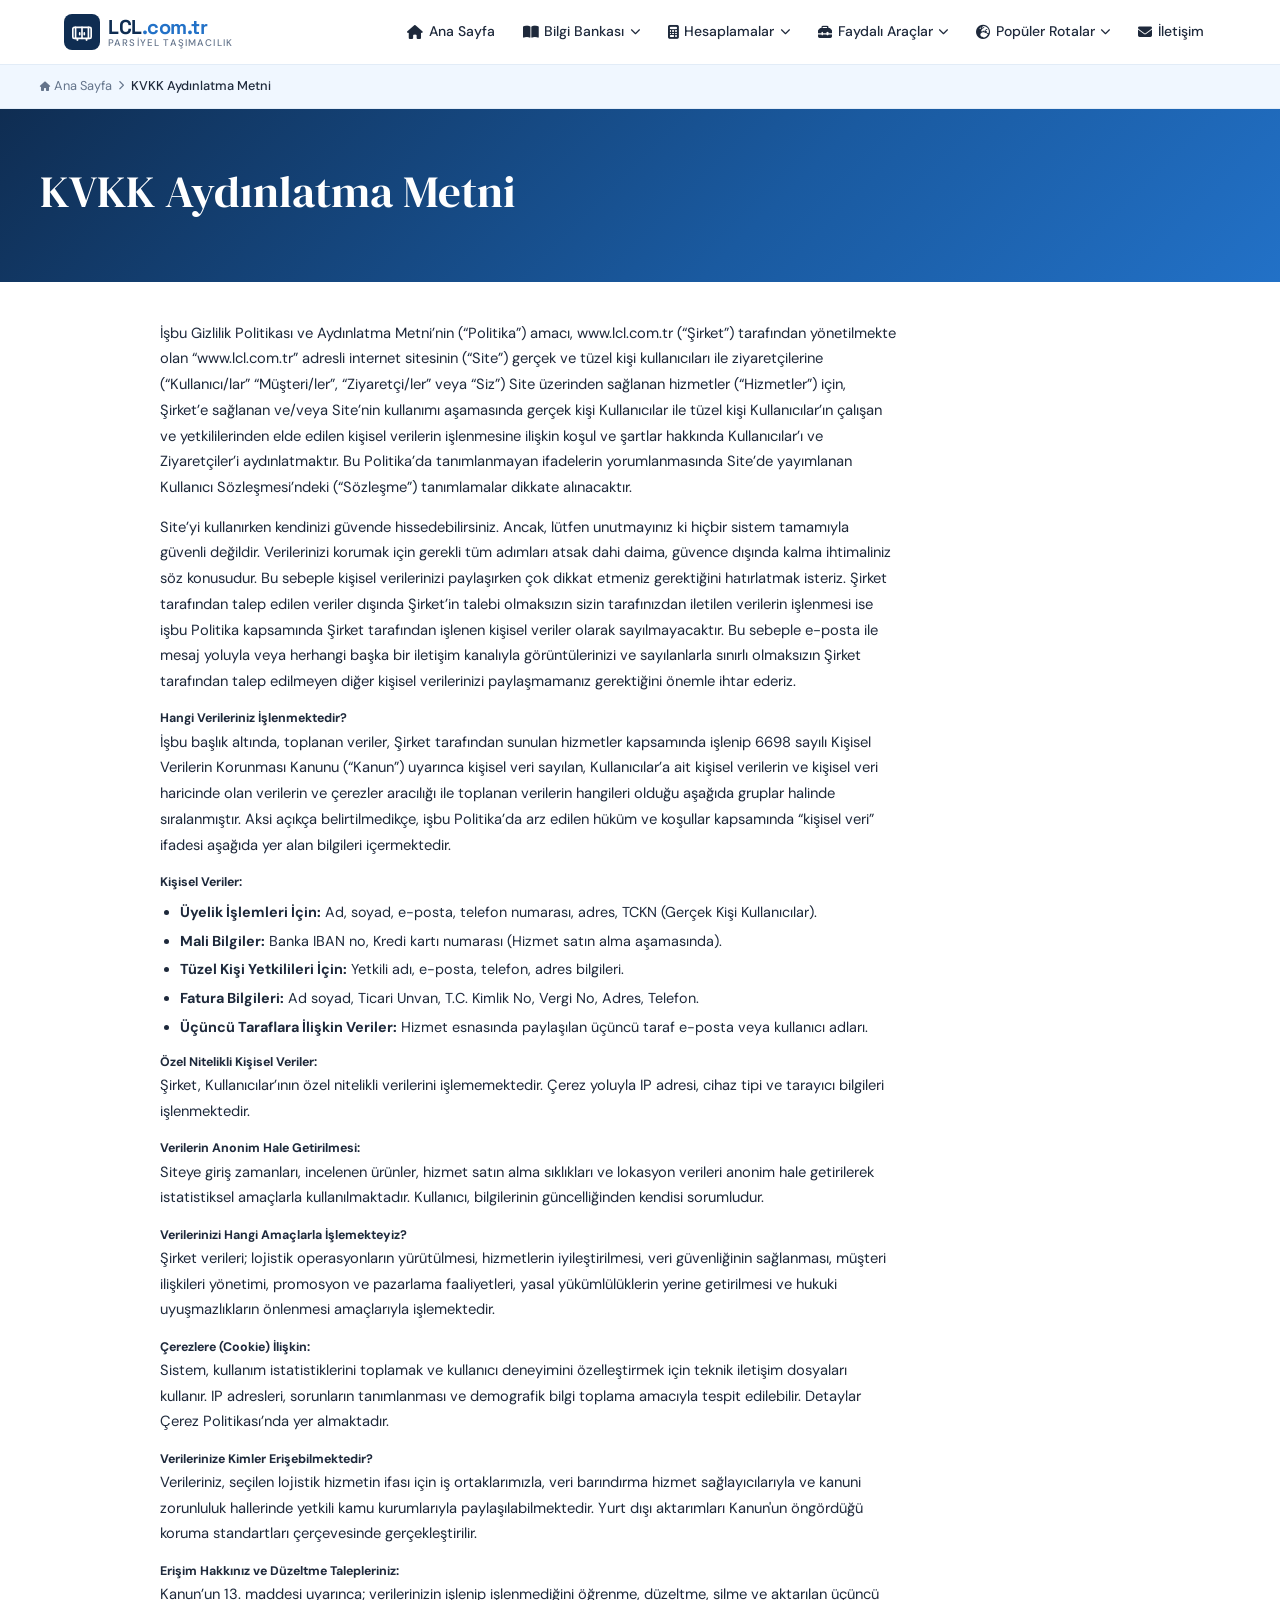
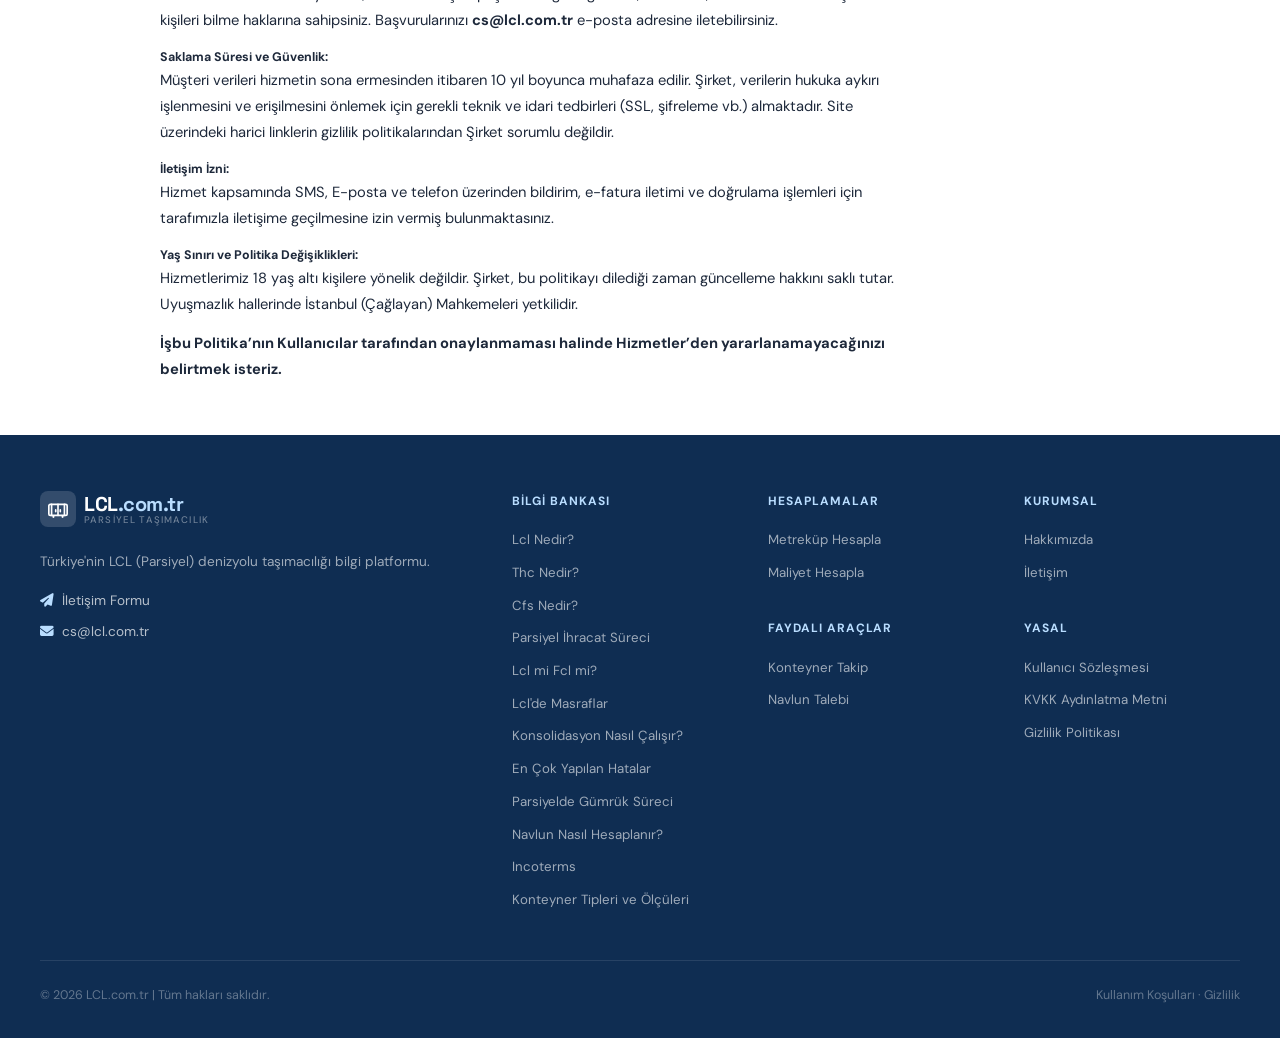
<file: kvkk.html>
<!DOCTYPE html>
<html lang="tr">
<head>
  <meta charset="UTF-8"/>
  <meta name="viewport" content="width=device-width, initial-scale=1.0"/>
  <title>KVKK Aydınlatma Metni | LCL.com.tr</title>
  <meta name="description" content="LCL.com.tr kvkk aydınlatma metni sayfası."/>
  <meta name="robots" content="noindex, follow"/>
  <link rel="canonical" href="https://www.lcl.com.tr/kvkk.html"/>
  <!-- Google Analytics -->
  <script async src="https://www.googletagmanager.com/gtag/js?id=G-P4RXY1HJ4D"></script>
  <script>window.dataLayer=window.dataLayer||[];function gtag(){dataLayer.push(arguments);}gtag('js',new Date());gtag('config','G-P4RXY1HJ4D');</script>
  <link rel="preconnect" href="https://fonts.googleapis.com" />
  <link rel="preconnect" href="https://fonts.gstatic.com" crossorigin />
  <link href="https://fonts.googleapis.com/css2?family=DM+Sans:wght@300;400;500;600&family=DM+Serif+Display:ital@0;1&family=Space+Grotesk:wght@600;700&display=swap" rel="stylesheet" />
  <link rel="stylesheet" href="https://cdnjs.cloudflare.com/ajax/libs/font-awesome/6.5.0/css/all.min.css" />
<style>
:root{--blue-50:#f0f7ff;--blue-100:#dbeeff;--blue-200:#b9ddff;--blue-500:#3b8de4;--blue-600:#2271c7;--blue-700:#1a5aa0;--navy:#0f2d52;--text:#1e293b;--muted:#64748b;--border:#e2ecf7;--white:#fff;--radius:10px}
*,*::before,*::after{box-sizing:border-box;margin:0;padding:0}
html{scroll-behavior:smooth}body{font-family:'DM Sans',sans-serif;font-size:15px;color:var(--text);background:var(--white);line-height:1.7}
a{color:var(--blue-600);text-decoration:none}a:hover{color:var(--blue-700)}
header{background:var(--white);border-bottom:1px solid var(--border);position:sticky;top:0;z-index:100}
.header-inner{max-width:1200px;margin:0 auto;padding:0 1.5rem;display:flex;align-items:center;justify-content:space-between;height:64px}
.logo{display:inline-flex;align-items:center;gap:.5rem;text-decoration:none}
.logo-icon{width:36px;height:36px;background:var(--navy);border-radius:8px;display:flex;align-items:center;justify-content:center;flex-shrink:0}
.logo-icon svg{width:22px;height:22px;fill:none;stroke:#fff;stroke-width:1.8;stroke-linecap:round;stroke-linejoin:round}
.logo-text{display:flex;flex-direction:column;line-height:1}
.logo-main{font-family:'Space Grotesk',sans-serif;font-size:1.25rem;font-weight:700;color:var(--navy);letter-spacing:-.5px}
.logo-main span{color:var(--blue-600)}
.logo-sub{font-size:.6rem;font-weight:500;letter-spacing:.12em;text-transform:uppercase;color:var(--muted);margin-top:1px}
nav.main-nav{display:flex;align-items:center;gap:.25rem}
nav.main-nav>a,nav.main-nav>.dropdown>a{font-size:.875rem;font-weight:500;color:var(--text);padding:.45rem .75rem;border-radius:6px;transition:background .15s,color .15s;display:flex;align-items:center;gap:.35rem}
nav.main-nav>a:hover,nav.main-nav>.dropdown>a:hover{background:var(--blue-50);color:var(--blue-600)}
.dropdown{position:relative}
.dropdown-menu{display:none;position:absolute;top:100%;left:0;background:var(--white);border:1px solid var(--border);border-radius:var(--radius);box-shadow:0 8px 24px rgba(0,0,0,.08);min-width:220px;padding:.5rem;padding-top:.75rem;z-index:200}
.dropdown-menu::before{content:'';position:absolute;top:-8px;left:0;right:0;height:8px}
.dropdown:hover .dropdown-menu{display:block}
.dropdown-menu a{display:block;padding:.45rem .75rem;font-size:.85rem;color:var(--text);border-radius:6px;transition:background .15s}
.dropdown-menu a:hover{background:var(--blue-50);color:var(--blue-600)}
.dropdown-menu a.active{background:var(--blue-50);color:var(--blue-600);font-weight:600}
.hamburger{display:none;background:none;border:1px solid var(--border);border-radius:6px;padding:.4rem .6rem;cursor:pointer;font-size:1.1rem;color:var(--text)}
.mobile-nav{display:none;background:var(--white);border-top:1px solid var(--border)}
.mobile-nav.open{display:block}
.mobile-nav>a{display:flex;align-items:center;gap:.6rem;padding:.8rem 1.5rem;font-size:.9rem;font-weight:500;color:var(--text);border-bottom:1px solid var(--border)}
.mobile-nav>a:hover{background:var(--blue-50);color:var(--blue-600)}
.mob-group{border-bottom:1px solid var(--border)}
.mob-group-trigger{display:flex;align-items:center;justify-content:space-between;width:100%;padding:.8rem 1.5rem;font-size:.9rem;font-weight:600;color:var(--text);background:none;border:none;cursor:pointer;text-align:left;font-family:inherit}
.mob-group-trigger:hover{background:var(--blue-50)}
.mob-group-trigger i.chevron{font-size:.7rem;color:var(--muted);transition:transform .2s}
.mob-group.open .mob-group-trigger i.chevron{transform:rotate(180deg)}
.mob-group-links{display:none;background:var(--blue-50);padding:.4rem 0}
.mob-group.open .mob-group-links{display:block}
.mob-group-links a{display:block;padding:.55rem 1.5rem .55rem 2.5rem;font-size:.85rem;color:var(--muted)}
.mob-group-links a:hover{color:var(--blue-600)}
.mob-group-links a.active{color:var(--blue-600);font-weight:600}
.breadcrumb-bar{background:var(--blue-50);border-bottom:1px solid var(--border);padding:.65rem 1.5rem}
.breadcrumb{max-width:1200px;margin:0 auto;display:flex;align-items:center;gap:.4rem;font-size:.8rem;color:var(--muted);flex-wrap:wrap}
.breadcrumb a{color:var(--muted)}.breadcrumb a:hover{color:var(--blue-600)}
.breadcrumb i{font-size:.6rem}.breadcrumb .current{color:var(--text);font-weight:500}
.page-header{background:linear-gradient(135deg,var(--navy) 0%,var(--blue-700) 60%,var(--blue-600) 100%);color:#fff;padding:3.5rem 1.5rem 3rem}
.page-header-inner{max-width:1200px;margin:0 auto}
.page-header-badge{display:inline-flex;align-items:center;gap:.4rem;background:rgba(255,255,255,.12);border:1px solid rgba(255,255,255,.2);border-radius:20px;padding:.3rem .85rem;font-size:.72rem;font-weight:600;letter-spacing:.08em;text-transform:uppercase;color:var(--blue-200);margin-bottom:1rem}
.page-header h1{font-family:'DM Serif Display',serif;font-size:clamp(1.8rem,4vw,2.8rem);font-weight:400;line-height:1.2;margin-bottom:1rem}
.page-header h1 em{font-style:italic;color:var(--blue-200)}
.page-header p{font-size:1rem;color:rgba(255,255,255,.8);max-width:680px;line-height:1.65}
.page-header-meta{display:flex;gap:1.5rem;margin-top:1.5rem;flex-wrap:wrap}
.meta-item{display:flex;align-items:center;gap:.4rem;font-size:.8rem;color:rgba(255,255,255,.6)}
.meta-item i{color:var(--blue-200)}
.page-body{max-width:1200px;margin:0 auto;padding:3rem 1.5rem}
.content-card{background:var(--white);border:1.5px solid var(--border);border-radius:var(--radius);padding:2rem;margin-bottom:1.5rem}
.content-card h2{font-family:'DM Serif Display',serif;font-size:1.5rem;font-weight:400;color:var(--navy);margin-bottom:1rem}
.content-card p{font-size:.95rem;color:var(--text);line-height:1.75;margin-bottom:.85rem}
.content-card p:last-child{margin-bottom:0}
.content-card ul{margin:.75rem 0 .75rem 1.25rem}
.content-card ul li{font-size:.9rem;color:var(--text);margin-bottom:.4rem;line-height:1.6}
.info-grid{display:grid;grid-template-columns:repeat(auto-fill,minmax(220px,1fr));gap:1rem;margin:1.5rem 0}
.info-box{background:var(--blue-50);border:1.5px solid var(--border);border-radius:var(--radius);padding:1.1rem}
.info-box h4{font-size:.875rem;font-weight:600;color:var(--navy);margin-bottom:.35rem;display:flex;align-items:center;gap:.4rem}
.info-box h4 i{color:var(--blue-500);font-size:.85rem}
.info-box p{font-size:.8rem;color:var(--muted);margin:0;line-height:1.5}
.route-table{width:100%;border-collapse:collapse;margin:1.5rem 0;font-size:.875rem}
.route-table thead tr{background:var(--navy);color:#fff}
.route-table thead th{padding:.75rem 1rem;text-align:left;font-weight:600}
.route-table thead th:first-child{border-radius:8px 0 0 0}
.route-table thead th:last-child{border-radius:0 8px 0 0}
.route-table tbody tr:nth-child(even){background:var(--blue-50)}
.route-table tbody td{padding:.65rem 1rem;border-bottom:1px solid var(--border);color:var(--text)}
.route-table tbody td:first-child{font-weight:600;color:var(--navy)}
.cta-banner{background:linear-gradient(135deg,var(--navy),var(--blue-700));border-radius:var(--radius);padding:2rem;text-align:center;color:#fff;margin:2rem 0}
.cta-banner h3{font-family:'DM Serif Display',serif;font-size:1.4rem;font-weight:400;margin-bottom:.5rem}
.cta-banner p{font-size:.9rem;color:rgba(255,255,255,.75);margin-bottom:1.25rem}
.btn{display:inline-flex;align-items:center;gap:.5rem;padding:.7rem 1.5rem;border-radius:var(--radius);font-size:.875rem;font-weight:600;cursor:pointer;border:none;transition:transform .15s,box-shadow .15s;text-decoration:none}
.btn:hover{transform:translateY(-1px);box-shadow:0 4px 12px rgba(0,0,0,.15)}
.btn-white{background:#fff;color:var(--navy)}
.legal-body {
  max-width: 800px;
  margin-right: auto;

  /* Mobil aynı kalır */
  padding: clamp(1.5rem, 3vw, 3rem) clamp(1rem, 4vw, 2rem);
}

/* Desktop / Laptop */
@media (min-width: 1024px) {
  .legal-body {
    margin-left: 8rem; /* bunu oynayabilirsin: 3rem / 5rem */
  }
}
.legal-body h2{font-family:'DM Serif Display',serif;font-size:1.4rem;font-weight:400;color:var(--navy);margin:2rem 0 .75rem}
.legal-body h2:first-child{margin-top:0}
.legal-body p{font-size:.92rem;color:var(--text);line-height:1.75;margin-bottom:.85rem}
.legal-body ul{margin:.5rem 0 .85rem 1.25rem}
.legal-body ul li{font-size:.9rem;color:var(--text);margin-bottom:.35rem;line-height:1.6}
footer{background:var(--navy);color:rgba(255,255,255,.8);padding:3.5rem 1.5rem 2rem}
.footer-grid{max-width:1200px;margin:0 auto;display:grid;grid-template-columns:2fr 1fr 1fr 1fr;gap:2.5rem;padding-bottom:2.5rem;border-bottom:1px solid rgba(255,255,255,.1)}
footer .logo-icon{background:rgba(255,255,255,0.15)}
footer .logo-main{color:#fff}
footer .logo-main span{color:var(--blue-200)}
footer .logo-sub{color:rgba(255,255,255,0.4)}
.footer-about p{font-size:.85rem;line-height:1.65;color:rgba(255,255,255,.6);margin:.75rem 0 1rem}
.footer-contact a{display:flex;align-items:center;gap:.5rem;font-size:.85rem;color:rgba(255,255,255,.7);margin-bottom:.5rem}
.footer-contact a:hover{color:#fff}
.footer-contact i{color:var(--blue-200);width:14px}
.footer-col h4{font-size:.75rem;font-weight:700;letter-spacing:.08em;text-transform:uppercase;color:var(--blue-200);margin-bottom:1rem}
.footer-col ul{list-style:none}
.footer-col ul li{margin-bottom:.45rem}
.footer-col ul li a{font-size:.83rem;color:rgba(255,255,255,.6)}
.footer-col ul li a:hover{color:#fff}
.footer-bottom{max-width:1200px;margin:1.5rem auto 0;font-size:.78rem;color:rgba(255,255,255,.35);display:flex;align-items:center;justify-content:space-between;flex-wrap:wrap;gap:.5rem}
@media(max-width:900px){nav.main-nav{display:none}.hamburger{display:block}.footer-grid{grid-template-columns:1fr 1fr}}
@media(max-width:600px){.footer-grid{grid-template-columns:1fr}.footer-bottom{flex-direction:column;text-align:center}.info-grid{grid-template-columns:1fr}}
</style>
</head>
<body>
<header>
  <div class="header-inner">
    <a href="https://www.lcl.com.tr/index.html" class="logo">
      <div class="logo-icon"><svg viewBox="0 0 24 24"><rect x="2" y="7" width="20" height="12" rx="1.5"/><line x1="12" y1="7" x2="12" y2="19"/><line x1="9.5" y1="13" x2="9.5" y2="15"/><line x1="14.5" y1="13" x2="14.5" y2="15"/><line x1="5" y1="7" x2="5" y2="19"/><line x1="19" y1="7" x2="19" y2="19"/><circle cx="7" cy="20.5" r="1.2" fill="white" stroke="white" stroke-width="0"/><circle cx="17" cy="20.5" r="1.2" fill="white" stroke="white" stroke-width="0"/></svg></div>
      <div class="logo-text"><span class="logo-main">LCL<span>.com.tr</span></span><span class="logo-sub">Parsiyel Taşımacılık</span></div>
    </a>
    <nav class="main-nav">
      <a href="https://www.lcl.com.tr/index.html"><i class="fa-solid fa-house"></i> Ana Sayfa</a>
      <div class="dropdown">
        <a href="javascript:void(0)"><i class="fa-solid fa-book-open"></i> Bilgi Bankası <i class="fa-solid fa-chevron-down" style="font-size:.65rem"></i></a>
        <div class="dropdown-menu"><a href="https://www.lcl.com.tr/lcl-nedir.html"><i class="fa-solid fa-circle-info" style="width:16px;color:var(--blue-500)"></i> Lcl Nedir?</a>
<a href="https://www.lcl.com.tr/thc-nedir.html"><i class="fa-solid fa-terminal" style="width:16px;color:var(--blue-500)"></i> Thc Nedir?</a>
<a href="https://www.lcl.com.tr/cfs-nedir.html"><i class="fa-solid fa-warehouse" style="width:16px;color:var(--blue-500)"></i> Cfs Nedir?</a>
<a href="https://www.lcl.com.tr/parsiyel-ihracat-sureci.html"><i class="fa-solid fa-ship" style="width:16px;color:var(--blue-500)"></i> Parsiyel İhracat Süreci</a>
<a href="https://www.lcl.com.tr/lcl-mi-fcl-mi.html"><i class="fa-solid fa-scale-balanced" style="width:16px;color:var(--blue-500)"></i> Lcl mi Fcl mi?</a>
<a href="https://www.lcl.com.tr/lcl-de-masraflar.html"><i class="fa-solid fa-coins" style="width:16px;color:var(--blue-500)"></i> Lcl'de Masraflar</a>
<a href="https://www.lcl.com.tr/konsolidasyon-nasil-calisir.html"><i class="fa-solid fa-boxes-stacked" style="width:16px;color:var(--blue-500)"></i> Konsolidasyon Nasıl Çalışır?</a>
<a href="https://www.lcl.com.tr/en-cok-yapilan-hatalar.html"><i class="fa-solid fa-triangle-exclamation" style="width:16px;color:var(--blue-500)"></i> En Çok Yapılan Hatalar</a>
<a href="https://www.lcl.com.tr/parsiyelde-gumruk-sureci.html"><i class="fa-solid fa-passport" style="width:16px;color:var(--blue-500)"></i> Parsiyelde Gümrük Süreci</a>
<a href="https://www.lcl.com.tr/navlun-nasil-hesaplanir.html"><i class="fa-solid fa-calculator" style="width:16px;color:var(--blue-500)"></i> Navlun Nasıl Hesaplanır?</a>
<a href="https://www.lcl.com.tr/incoterms.html"><i class="fa-solid fa-file-contract" style="width:16px;color:var(--blue-500)"></i> Incoterms</a>
<a href="https://www.lcl.com.tr/konteyner-tipleri-ve-olculeri.html"><i class="fa-solid fa-cube" style="width:16px;color:var(--blue-500)"></i> Konteyner Tipleri ve Ölçüleri</a>
</div>
      </div>
      <div class="dropdown">
        <a href="javascript:void(0)"><i class="fa-solid fa-calculator"></i> Hesaplamalar <i class="fa-solid fa-chevron-down" style="font-size:.65rem"></i></a>
        <div class="dropdown-menu">
          <a href="https://www.lcl.com.tr/metrekup-hesapla.html"><i class="fa-solid fa-ruler-combined" style="width:16px;color:var(--blue-500)"></i> Metreküp Hesapla</a>
          <a href="https://www.lcl.com.tr/maliyet-hesapla.html"><i class="fa-solid fa-money-bill-trend-up" style="width:16px;color:var(--blue-500)"></i> Maliyet Hesapla</a>
        </div>
      </div>
      <div class="dropdown">
        <a href="javascript:void(0)"><i class="fa-solid fa-toolbox"></i> Faydalı Araçlar <i class="fa-solid fa-chevron-down" style="font-size:.65rem"></i></a>
        <div class="dropdown-menu">
          <a href="https://www.lcl.com.tr/konteyner-takip.html"><i class="fa-solid fa-location-dot" style="width:16px;color:var(--blue-500)"></i> Konteyner Takip</a>
          <a href="https://www.lcl.com.tr/index.html#talep"><i class="fa-solid fa-paper-plane" style="width:16px;color:var(--blue-500)"></i> Navlun Talebi</a>
        </div>
      </div>
      <div class="dropdown">
        <a href="javascript:void(0)"><i class="fa-solid fa-earth-europe"></i> Popüler Rotalar <i class="fa-solid fa-chevron-down" style="font-size:.65rem"></i></a>
        <div class="dropdown-menu"><a href="https://www.lcl.com.tr/abd-ithalat-ihracat.html">ABD</a>
<a href="https://www.lcl.com.tr/almanya-ithalat-ihracat.html">Almanya</a>
<a href="https://www.lcl.com.tr/bae-ithalat-ihracat.html">Birleşik Arap Emirlikleri</a>
<a href="https://www.lcl.com.tr/cezayir-ithalat-ihracat.html">Cezayir</a>
<a href="https://www.lcl.com.tr/cin-ithalat-ihracat.html">Çin</a>
<a href="https://www.lcl.com.tr/fas-ithalat-ihracat.html">Fas</a>
<a href="https://www.lcl.com.tr/hindistan-ithalat-ihracat.html">Hindistan</a>
<a href="https://www.lcl.com.tr/ingiltere-ithalat-ihracat.html">İngiltere</a>
<a href="https://www.lcl.com.tr/ispanya-ithalat-ihracat.html">İspanya</a>
<a href="https://www.lcl.com.tr/misir-ithalat-ihracat.html">Mısır</a>
<a href="https://www.lcl.com.tr/rusya-ithalat-ihracat.html">Rusya</a>
<a href="https://www.lcl.com.tr/tunus-ithalat-ihracat.html">Tunus</a></div>
      </div>
      <a href="https://www.lcl.com.tr/contact-us.php"><i class="fa-solid fa-envelope"></i> İletişim</a>
    </nav>
    <button class="hamburger" onclick="toggleMenu()"><i class="fa-solid fa-bars"></i></button>
  </div>
  <div class="mobile-nav" id="mobileNav">
    <a href="https://www.lcl.com.tr/index.html"><i class="fa-solid fa-house" style="color:var(--blue-500)"></i> Ana Sayfa</a>
    <a href="https://www.lcl.com.tr/contact-us.php"><i class="fa-solid fa-envelope" style="color:var(--blue-500)"></i> İletişim</a>
    <div class="mob-group">
      <button class="mob-group-trigger" onclick="toggleGroup(this)"><span><i class="fa-solid fa-book-open" style="color:var(--blue-500);margin-right:.5rem"></i> Bilgi Bankası</span><i class="fa-solid fa-chevron-down chevron"></i></button>
      <div class="mob-group-links"><a href="https://www.lcl.com.tr/lcl-nedir.html">Lcl Nedir?</a><a href="https://www.lcl.com.tr/thc-nedir.html">Thc Nedir?</a><a href="https://www.lcl.com.tr/cfs-nedir.html">Cfs Nedir?</a><a href="https://www.lcl.com.tr/parsiyel-ihracat-sureci.html">Parsiyel İhracat Süreci</a><a href="https://www.lcl.com.tr/lcl-mi-fcl-mi.html">Lcl mi Fcl mi?</a><a href="https://www.lcl.com.tr/lcl-de-masraflar.html">Lcl'de Masraflar</a><a href="https://www.lcl.com.tr/konsolidasyon-nasil-calisir.html">Konsolidasyon Nasıl Çalışır?</a><a href="https://www.lcl.com.tr/en-cok-yapilan-hatalar.html">En Çok Yapılan Hatalar</a><a href="https://www.lcl.com.tr/parsiyelde-gumruk-sureci.html">Parsiyelde Gümrük Süreci</a><a href="https://www.lcl.com.tr/navlun-nasil-hesaplanir.html">Navlun Nasıl Hesaplanır?</a><a href="https://www.lcl.com.tr/incoterms.html">Incoterms</a><a href="https://www.lcl.com.tr/konteyner-tipleri-ve-olculeri.html">Konteyner Tipleri ve Ölçüleri</a></div>
    </div>
    <div class="mob-group">
      <button class="mob-group-trigger" onclick="toggleGroup(this)"><span><i class="fa-solid fa-calculator" style="color:var(--blue-500);margin-right:.5rem"></i> Hesaplamalar</span><i class="fa-solid fa-chevron-down chevron"></i></button>
      <div class="mob-group-links"><a href="https://www.lcl.com.tr/metrekup-hesapla.html">Metreküp Hesapla</a><a href="https://www.lcl.com.tr/maliyet-hesapla.html">Maliyet Hesapla</a></div>
    </div>
    <div class="mob-group">
      <button class="mob-group-trigger" onclick="toggleGroup(this)"><span><i class="fa-solid fa-toolbox" style="color:var(--blue-500);margin-right:.5rem"></i> Faydalı Araçlar</span><i class="fa-solid fa-chevron-down chevron"></i></button>
      <div class="mob-group-links"><a href="https://www.lcl.com.tr/konteyner-takip.html">Konteyner Takip</a><a href="https://www.lcl.com.tr/index.html#talep">Navlun Talebi</a></div>
    </div>
    <div class="mob-group">
      <button class="mob-group-trigger" onclick="toggleGroup(this)"><span><i class="fa-solid fa-earth-europe" style="color:var(--blue-500);margin-right:.5rem"></i> Popüler Rotalar</span><i class="fa-solid fa-chevron-down chevron"></i></button>
      <div class="mob-group-links"><a href="https://www.lcl.com.tr/abd-ithalat-ihracat.html">ABD</a>
<a href="https://www.lcl.com.tr/almanya-ithalat-ihracat.html">Almanya</a>
<a href="https://www.lcl.com.tr/bae-ithalat-ihracat.html">Birleşik Arap Emirlikleri</a>
<a href="https://www.lcl.com.tr/cezayir-ithalat-ihracat.html">Cezayir</a>
<a href="https://www.lcl.com.tr/cin-ithalat-ihracat.html">Çin</a>
<a href="https://www.lcl.com.tr/fas-ithalat-ihracat.html">Fas</a>
<a href="https://www.lcl.com.tr/hindistan-ithalat-ihracat.html">Hindistan</a>
<a href="https://www.lcl.com.tr/ingiltere-ithalat-ihracat.html">İngiltere</a>
<a href="https://www.lcl.com.tr/ispanya-ithalat-ihracat.html">İspanya</a>
<a href="https://www.lcl.com.tr/misir-ithalat-ihracat.html">Mısır</a>
<a href="https://www.lcl.com.tr/rusya-ithalat-ihracat.html">Rusya</a>
<a href="https://www.lcl.com.tr/tunus-ithalat-ihracat.html">Tunus</a></div>
    </div>
  </div>
</header>
<div class="breadcrumb-bar">
  <nav class="breadcrumb">
    <a href="https://www.lcl.com.tr/index.html"><i class="fa-solid fa-house"></i> Ana Sayfa</a>
    <i class="fa-solid fa-chevron-right"></i>
    <span class="current">KVKK Aydınlatma Metni</span>
  </nav>
</div>
<section class="page-header">
  <div class="page-header-inner">
    <h1>KVKK Aydınlatma Metni</h1>
  </div>
</section>
<div class="legal-body">
 <p>İşbu Gizlilik Politikası ve Aydınlatma Metni’nin (“Politika”) amacı, www.lcl.com.tr (“Şirket”) tarafından yönetilmekte olan “www.lcl.com.tr” adresli internet sitesinin (“Site”) gerçek ve tüzel kişi kullanıcıları ile ziyaretçilerine (“Kullanıcı/lar” “Müşteri/ler”, “Ziyaretçi/ler” veya “Siz”) Site üzerinden sağlanan hizmetler (“Hizmetler”) için, Şirket’e sağlanan ve/veya Site’nin kullanımı aşamasında gerçek kişi Kullanıcılar ile tüzel kişi Kullanıcılar’ın çalışan ve yetkililerinden elde edilen kişisel verilerin işlenmesine ilişkin koşul ve şartlar hakkında Kullanıcılar’ı ve Ziyaretçiler’i aydınlatmaktır. Bu Politika’da tanımlanmayan ifadelerin yorumlanmasında Site’de yayımlanan Kullanıcı Sözleşmesi’ndeki (“Sözleşme”) tanımlamalar dikkate alınacaktır.</p>
    
    <p>Site’yi kullanırken kendinizi güvende hissedebilirsiniz. Ancak, lütfen unutmayınız ki hiçbir sistem tamamıyla güvenli değildir. Verilerinizi korumak için gerekli tüm adımları atsak dahi daima, güvence dışında kalma ihtimaliniz söz konusudur. Bu sebeple kişisel verilerinizi paylaşırken çok dikkat etmeniz gerektiğini hatırlatmak isteriz. Şirket tarafından talep edilen veriler dışında Şirket’in talebi olmaksızın sizin tarafınızdan iletilen verilerin işlenmesi ise işbu Politika kapsamında Şirket tarafından işlenen kişisel veriler olarak sayılmayacaktır. Bu sebeple e-posta ile mesaj yoluyla veya herhangi başka bir iletişim kanalıyla görüntülerinizi ve sayılanlarla sınırlı olmaksızın Şirket tarafından talep edilmeyen diğer kişisel verilerinizi paylaşmamanız gerektiğini önemle ihtar ederiz.</p>

    <h5>Hangi Verileriniz İşlenmektedir?</h5>
    <p>İşbu başlık altında, toplanan veriler, Şirket tarafından sunulan hizmetler kapsamında işlenip 6698 sayılı Kişisel Verilerin Korunması Kanunu (“Kanun”) uyarınca kişisel veri sayılan, Kullanıcılar’a ait kişisel verilerin ve kişisel veri haricinde olan verilerin ve çerezler aracılığı ile toplanan verilerin hangileri olduğu aşağıda gruplar halinde sıralanmıştır. Aksi açıkça belirtilmedikçe, işbu Politika’da arz edilen hüküm ve koşullar kapsamında “kişisel veri” ifadesi aşağıda yer alan bilgileri içermektedir.</p>

    <h5>Kişisel Veriler:</h5>
    <ul>
        <li><strong>Üyelik İşlemleri İçin:</strong> Ad, soyad, e-posta, telefon numarası, adres, TCKN (Gerçek Kişi Kullanıcılar).</li>
        <li><strong>Mali Bilgiler:</strong> Banka IBAN no, Kredi kartı numarası (Hizmet satın alma aşamasında).</li>
        <li><strong>Tüzel Kişi Yetkilileri İçin:</strong> Yetkili adı, e-posta, telefon, adres bilgileri.</li>
        <li><strong>Fatura Bilgileri:</strong> Ad soyad, Ticari Unvan, T.C. Kimlik No, Vergi No, Adres, Telefon.</li>
        <li><strong>Üçüncü Taraflara İlişkin Veriler:</strong> Hizmet esnasında paylaşılan üçüncü taraf e-posta veya kullanıcı adları.</li>
    </ul>

    <h5>Özel Nitelikli Kişisel Veriler:</h5>
    <p>Şirket, Kullanıcılar’ının özel nitelikli verilerini işlememektedir. Çerez yoluyla IP adresi, cihaz tipi ve tarayıcı bilgileri işlenmektedir.</p>

    <h5>Verilerin Anonim Hale Getirilmesi:</h5>
    <p>Siteye giriş zamanları, incelenen ürünler, hizmet satın alma sıklıkları ve lokasyon verileri anonim hale getirilerek istatistiksel amaçlarla kullanılmaktadır. Kullanıcı, bilgilerinin güncelliğinden kendisi sorumludur.</p>

    <h5>Verilerinizi Hangi Amaçlarla İşlemekteyiz?</h5>
    <p>Şirket verileri; lojistik operasyonların yürütülmesi, hizmetlerin iyileştirilmesi, veri güvenliğinin sağlanması, müşteri ilişkileri yönetimi, promosyon ve pazarlama faaliyetleri, yasal yükümlülüklerin yerine getirilmesi ve hukuki uyuşmazlıkların önlenmesi amaçlarıyla işlemektedir.</p>

    <h5>Çerezlere (Cookie) İlişkin:</h5>
    <p>Sistem, kullanım istatistiklerini toplamak ve kullanıcı deneyimini özelleştirmek için teknik iletişim dosyaları kullanır. IP adresleri, sorunların tanımlanması ve demografik bilgi toplama amacıyla tespit edilebilir. Detaylar Çerez Politikası’nda yer almaktadır.</p>

    <h5>Verilerinize Kimler Erişebilmektedir?</h5>
    <p>Verileriniz, seçilen lojistik hizmetin ifası için iş ortaklarımızla, veri barındırma hizmet sağlayıcılarıyla ve kanuni zorunluluk hallerinde yetkili kamu kurumlarıyla paylaşılabilmektedir. Yurt dışı aktarımları Kanun'un öngördüğü koruma standartları çerçevesinde gerçekleştirilir.</p>

    <h5>Erişim Hakkınız ve Düzeltme Talepleriniz:</h5>
    <p>Kanun’un 13. maddesi uyarınca; verilerinizin işlenip işlenmediğini öğrenme, düzeltme, silme ve aktarılan üçüncü kişileri bilme haklarına sahipsiniz. Başvurularınızı <strong>cs@lcl.com.tr</strong> e-posta adresine iletebilirsiniz.</p>

    <h5>Saklama Süresi ve Güvenlik:</h5>
    <p>Müşteri verileri hizmetin sona ermesinden itibaren 10 yıl boyunca muhafaza edilir. Şirket, verilerin hukuka aykırı işlenmesini ve erişilmesini önlemek için gerekli teknik ve idari tedbirleri (SSL, şifreleme vb.) almaktadır. Site üzerindeki harici linklerin gizlilik politikalarından Şirket sorumlu değildir.</p>

    <h5>İletişim İzni:</h5>
    <p>Hizmet kapsamında SMS, E-posta ve telefon üzerinden bildirim, e-fatura iletimi ve doğrulama işlemleri için tarafımızla iletişime geçilmesine izin vermiş bulunmaktasınız.</p>

    <h5>Yaş Sınırı ve Politika Değişiklikleri:</h5>
    <p>Hizmetlerimiz 18 yaş altı kişilere yönelik değildir. Şirket, bu politikayı dilediği zaman güncelleme hakkını saklı tutar. Uyuşmazlık hallerinde İstanbul (Çağlayan) Mahkemeleri yetkilidir.</p>

    <p><strong>İşbu Politika’nın Kullanıcılar tarafından onaylanmaması halinde Hizmetler’den yararlanamayacağınızı belirtmek isteriz.</strong></p>

</div>
<footer>
  <div class="footer-grid">
    <div class="footer-about">
      <a href="https://www.lcl.com.tr/index.html" class="logo" style="margin-bottom:.75rem">
        <div class="logo-icon"><svg viewBox="0 0 24 24"><rect x="2" y="7" width="20" height="12" rx="1.5"/><line x1="12" y1="7" x2="12" y2="19"/><line x1="9.5" y1="13" x2="9.5" y2="15"/><line x1="14.5" y1="13" x2="14.5" y2="15"/><line x1="5" y1="7" x2="5" y2="19"/><line x1="19" y1="7" x2="19" y2="19"/><circle cx="7" cy="20.5" r="1.2" fill="white" stroke="white" stroke-width="0"/><circle cx="17" cy="20.5" r="1.2" fill="white" stroke="white" stroke-width="0"/></svg></div>
        <div class="logo-text"><span class="logo-main">LCL<span>.com.tr</span></span><span class="logo-sub">Parsiyel Taşımacılık</span></div>
      </a>
      <p>Türkiye'nin LCL (Parsiyel) denizyolu taşımacılığı bilgi platformu.</p>
      <div class="footer-contact">
        <a href="https://www.lcl.com.tr/contact-us.php"><i class="fa-solid fa-paper-plane"></i> İletişim Formu</a>
        <a href="mailto:cs@lcl.com.tr"><i class="fa-solid fa-envelope"></i> cs@lcl.com.tr</a>
      </div>
    </div>
    <div class="footer-col">
      <h4>Bilgi Bankası</h4>
      <ul><li><a href='https://www.lcl.com.tr/lcl-nedir.html'>Lcl Nedir?</a></li><li><a href='https://www.lcl.com.tr/thc-nedir.html'>Thc Nedir?</a></li><li><a href='https://www.lcl.com.tr/cfs-nedir.html'>Cfs Nedir?</a></li><li><a href='https://www.lcl.com.tr/parsiyel-ihracat-sureci.html'>Parsiyel İhracat Süreci</a></li><li><a href='https://www.lcl.com.tr/lcl-mi-fcl-mi.html'>Lcl mi Fcl mi?</a></li><li><a href='https://www.lcl.com.tr/lcl-de-masraflar.html'>Lcl'de Masraflar</a></li><li><a href='https://www.lcl.com.tr/konsolidasyon-nasil-calisir.html'>Konsolidasyon Nasıl Çalışır?</a></li><li><a href='https://www.lcl.com.tr/en-cok-yapilan-hatalar.html'>En Çok Yapılan Hatalar</a></li><li><a href='https://www.lcl.com.tr/parsiyelde-gumruk-sureci.html'>Parsiyelde Gümrük Süreci</a></li><li><a href='https://www.lcl.com.tr/navlun-nasil-hesaplanir.html'>Navlun Nasıl Hesaplanır?</a></li><li><a href='https://www.lcl.com.tr/incoterms.html'>Incoterms</a></li><li><a href='https://www.lcl.com.tr/konteyner-tipleri-ve-olculeri.html'>Konteyner Tipleri ve Ölçüleri</a></li></ul>
    </div>
    <div class="footer-col">
      <h4>Hesaplamalar</h4>
      <ul><li><a href="https://www.lcl.com.tr/metrekup-hesapla.html">Metreküp Hesapla</a></li><li><a href="https://www.lcl.com.tr/maliyet-hesapla.html">Maliyet Hesapla</a></li></ul>
      <br/><h4>Faydalı Araçlar</h4>
      <ul><li><a href="https://www.lcl.com.tr/konteyner-takip.html">Konteyner Takip</a></li><li><a href="https://www.lcl.com.tr/index.html#talep">Navlun Talebi</a></li></ul>
    </div>
    <div class="footer-col">
      <h4>Kurumsal</h4>
      <ul>
        <li><a href="https://www.lcl.com.tr/hakkimizda.html">Hakkımızda</a></li>
        <li><a href="https://www.lcl.com.tr/contact-us.php">İletişim</a></li>
      </ul>
      <br>
      <h4>Yasal</h4>
      <ul>
        <li><a href="https://www.lcl.com.tr/kullanim-kosullari.html">Kullanıcı Sözleşmesi</a></li>
        <li><a href="https://www.lcl.com.tr/kvkk.html">KVKK Aydınlatma Metni</a></li>
        <li><a href="https://www.lcl.com.tr/gizlilik-politikasi.html">Gizlilik Politikası</a></li>
      </ul>
    </div>
  </div>
  <div class="footer-bottom">
    <span>© 2026 LCL.com.tr | Tüm hakları saklıdır.</span>
    <span><a href="https://www.lcl.com.tr/kullanim-kosullari.html" style="color:rgba(255,255,255,.35)">Kullanım Koşulları</a> · <a href="https://www.lcl.com.tr/gizlilik-politikasi.html" style="color:rgba(255,255,255,.35)">Gizlilik</a></span>
  </div>
</footer>
<script>
  function toggleMenu(){var n=document.getElementById('mobileNav'),i=document.querySelector('.hamburger i');n.classList.toggle('open');i.className=n.classList.contains('open')?'fa-solid fa-xmark':'fa-solid fa-bars';}
  function toggleGroup(b){var g=b.closest('.mob-group'),o=g.classList.contains('open');document.querySelectorAll('.mob-group').forEach(x=>x.classList.remove('open'));if(!o)g.classList.add('open');}
</script>
</body>
</html>
</file>
